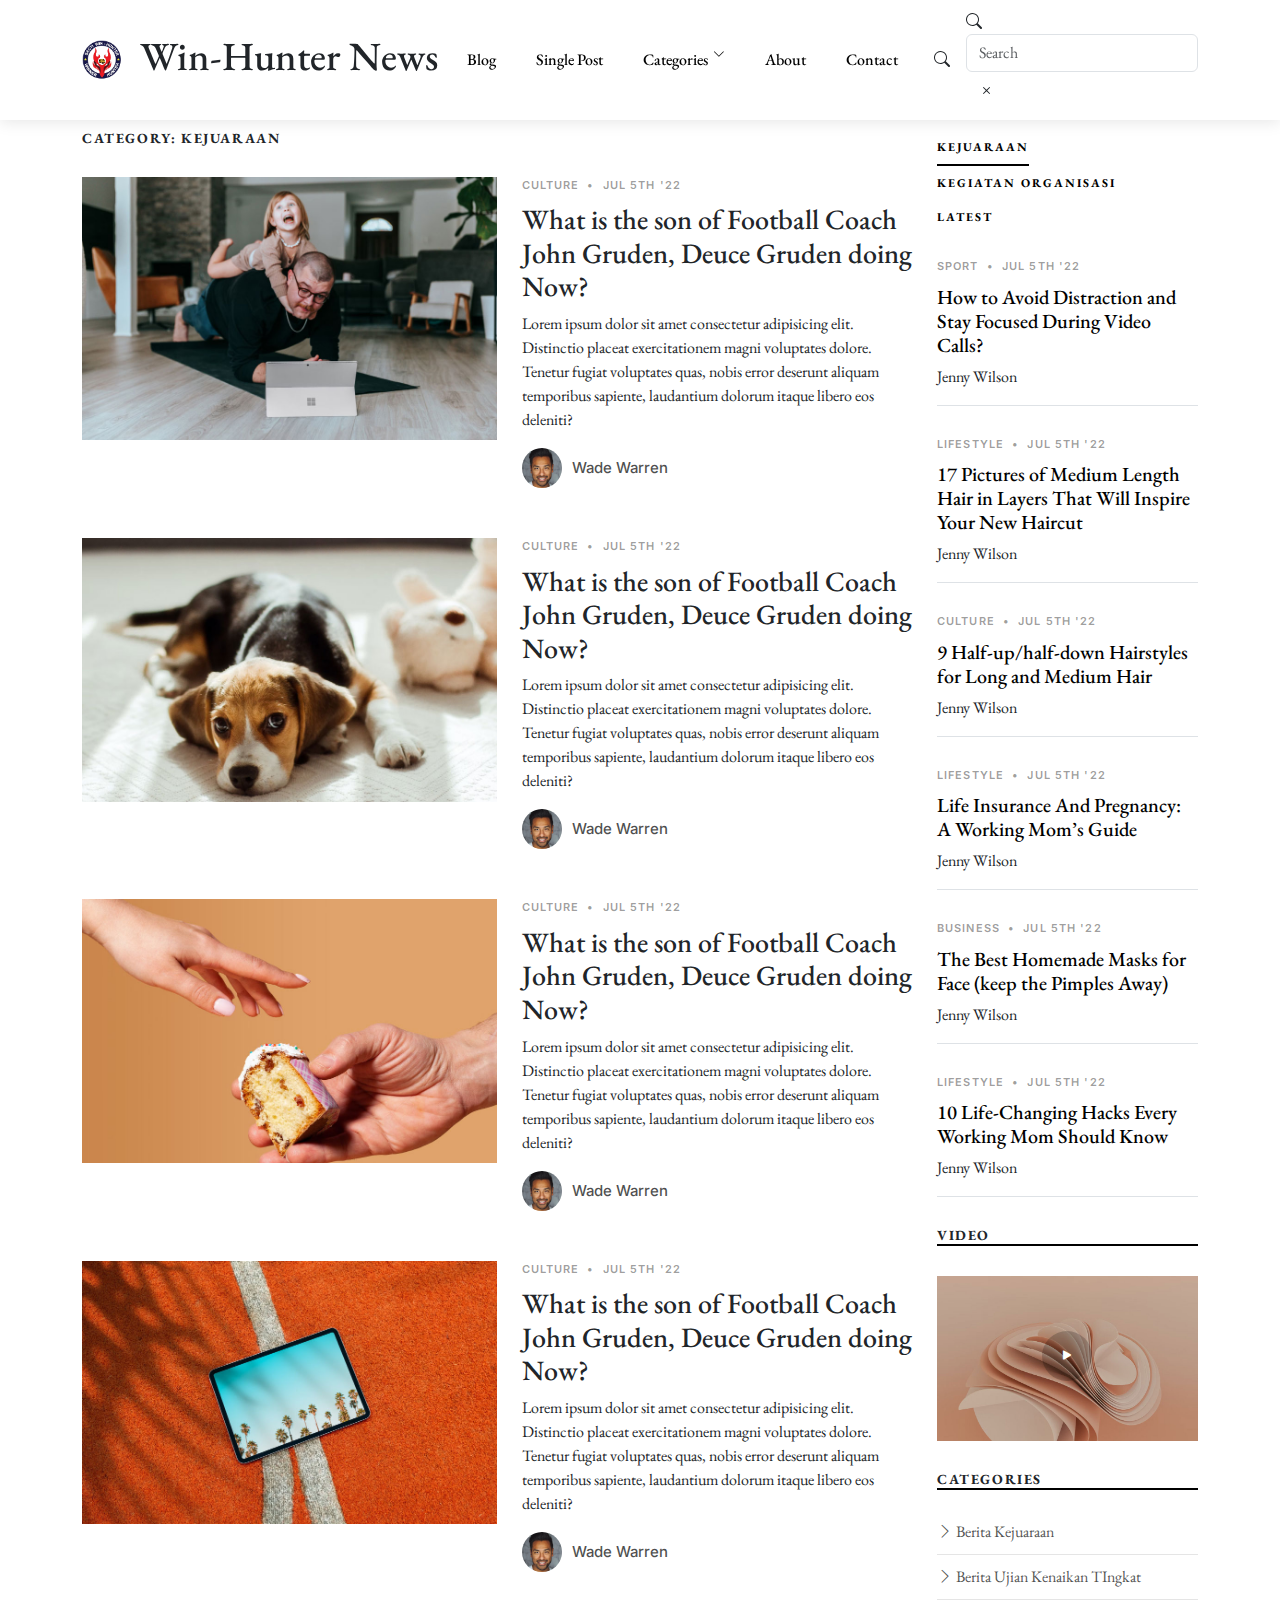
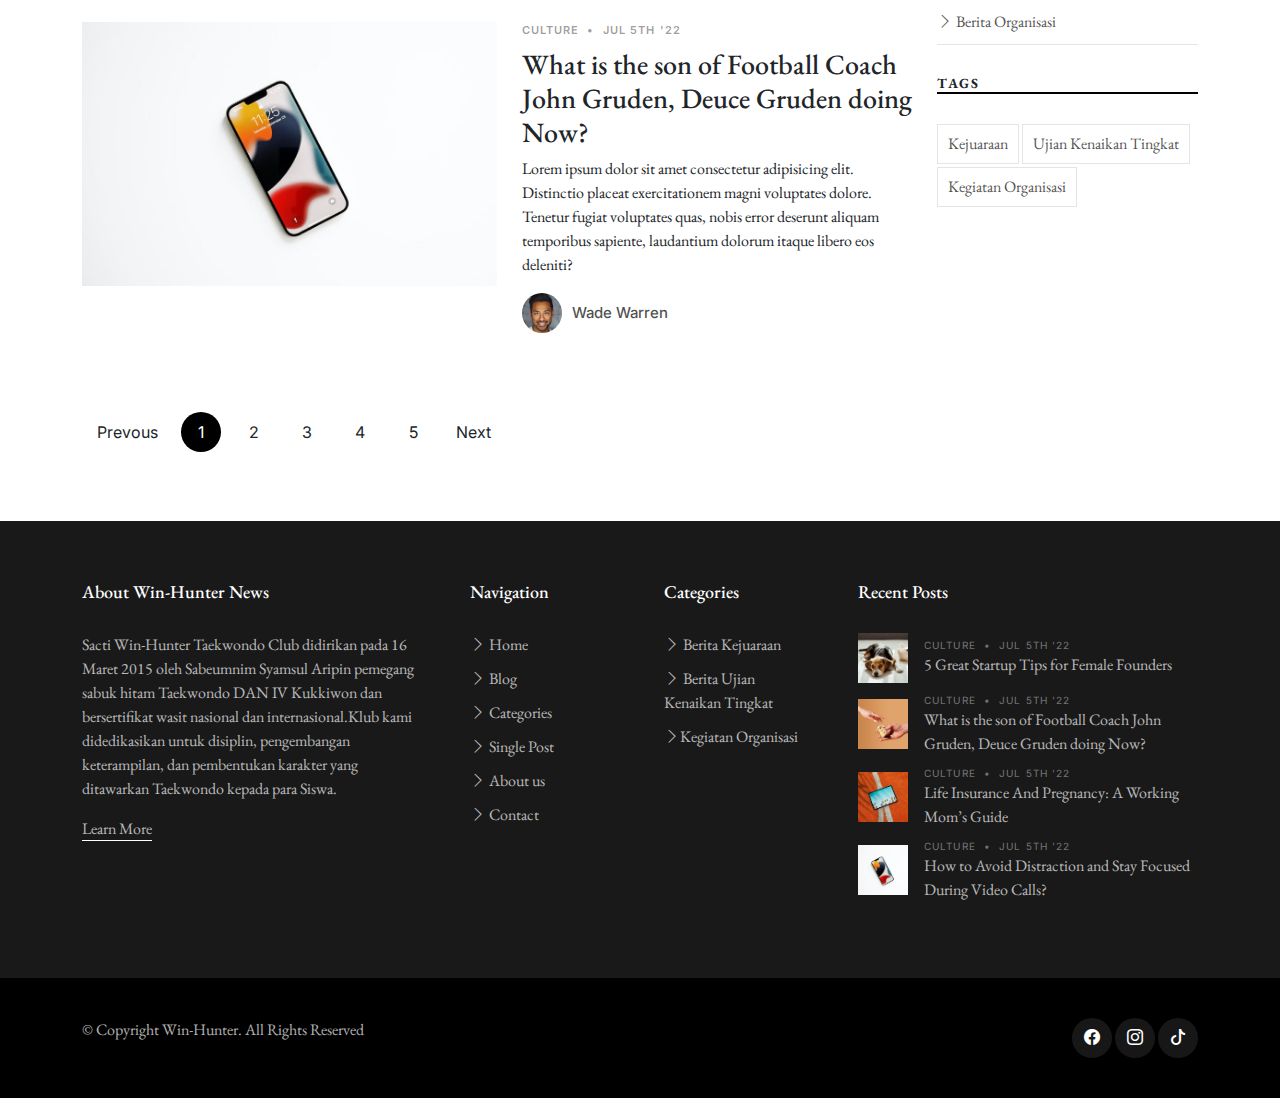
<file: category - kegiatan.html>
<!DOCTYPE html>
<html lang="en">

<head>
  <meta charset="utf-8">
  <meta content="width=device-width, initial-scale=1.0" name="viewport">

  <title>Win-Hunter - Category</title>
  <meta content="" name="description">
  <meta content="" name="keywords">

  <!-- Favicons -->
  <link href="assets/img/circle-logo.png" rel="icon">
  <link href="assets/img/apple-touch-icon.png" rel="apple-touch-icon">

  <!-- Google Fonts -->
  <link rel="preconnect" href="https://fonts.googleapis.com">
  <link rel="preconnect" href="https://fonts.gstatic.com" crossorigin>
  <link href="https://fonts.googleapis.com/css2?family=EB+Garamond:wght@400;500&family=Inter:wght@400;500&family=Playfair+Display:ital,wght@0,400;0,700;1,400;1,700&display=swap" rel="stylesheet">

  <!-- Vendor CSS Files -->
  <link href="assets/vendor/bootstrap/css/bootstrap.min.css" rel="stylesheet">
  <link href="assets/vendor/bootstrap-icons/bootstrap-icons.css" rel="stylesheet">
  <link href="assets/vendor/swiper/swiper-bundle.min.css" rel="stylesheet">
  <link href="assets/vendor/glightbox/css/glightbox.min.css" rel="stylesheet">
  <link href="assets/vendor/aos/aos.css" rel="stylesheet">

  <!-- Template Main CSS Files -->
  <link href="assets/css/variables.css" rel="stylesheet">
  <link href="assets/css/main.css" rel="stylesheet">

  <!-- =======================================================
  * Template Name: ZenBlog
  * Template URL: https://bootstrapmade.com/zenblog-bootstrap-blog-template/
  * Updated: Mar 17 2024 with Bootstrap v5.3.3
  * Author: BootstrapMade.com
  * License: https:///bootstrapmade.com/license/
  ======================================================== -->
</head>

<body>

  <!-- ======= Header ======= -->
  <header id="header" class="header d-flex align-items-center fixed-top">
    <div class="container-fluid container-xl d-flex align-items-center justify-content-between">

      <a href="index.html" class="logo d-flex align-items-center">
        <!-- Uncomment the line below if you also wish to use an image logo -->
        <img src="/assets/img/logo-wh.png" alt="">
      </a>

        <h1>Win-Hunter News</h1>
     
      <nav id="navbar" class="navbar">
        <ul>
          <li><a href="blogIndex.html">Blog</a></li>
          <li><a href="single-post.html">Single Post</a></li>
          <li class="dropdown"><a href="category.html"><span>Categories</span> <i class="bi bi-chevron-down dropdown-indicator"></i></a>
            <ul>
              <li><a href="category.html">Berita Kejuaraan</a></li>
              <li><a href="category.html">Berita Ujian</a></li>
            </ul>
          </li>

          <li><a href="about.html">About</a></li>
          <li><a href="contact.html">Contact</a></li>
        </ul>
      </nav><!-- .navbar -->
        <a href="#" class="mx-2 js-search-open"><span class="bi-search"></span></a>
        <i class="bi bi-list mobile-nav-toggle"></i>

        <!-- ======= Search Form ======= -->
        <div class="search-form-wrap js-search-form-wrap">
          <form action="search-result.html" class="search-form">
            <span class="icon bi-search"></span>
            <input type="text" placeholder="Search" class="form-control">
            <button class="btn js-search-close"><span class="bi-x"></span></button>
          </form>
        </div><!-- End Search Form -->

      </div>

    </div>

  </header><!-- End Header -->

  <main id="main">
    <section>
      <div class="container">
        <div class="row">

          <div class="col-md-9" data-aos="fade-up">
            <h3 class="category-title">Category: Kejuaraan</h3>

            <div class="d-md-flex post-entry-2 half">
              <a href="single-post.html" class="me-4 thumbnail">
                <img src="assets/img/post-landscape-6.jpg" alt="" class="img-fluid">
              </a>
              <div>
                <div class="post-meta"><span class="date">Culture</span> <span class="mx-1">&bullet;</span> <span>Jul 5th '22</span></div>
                <h3><a href="single-post.html">What is the son of Football Coach John Gruden, Deuce Gruden doing Now?</a></h3>
                <p>Lorem ipsum dolor sit amet consectetur adipisicing elit. Distinctio placeat exercitationem magni voluptates dolore. Tenetur fugiat voluptates quas, nobis error deserunt aliquam temporibus sapiente, laudantium dolorum itaque libero eos deleniti?</p>
                <div class="d-flex align-items-center author">
                  <div class="photo"><img src="assets/img/person-2.jpg" alt="" class="img-fluid"></div>
                  <div class="name">
                    <h3 class="m-0 p-0">Wade Warren</h3>
                  </div>
                </div>
              </div>
            </div>

            <div class="d-md-flex post-entry-2 half">
              <a href="single-post.html" class="me-4 thumbnail">
                <img src="assets/img/post-landscape-1.jpg" alt="" class="img-fluid">
              </a>
              <div>
                <div class="post-meta"><span class="date">Culture</span> <span class="mx-1">&bullet;</span> <span>Jul 5th '22</span></div>
                <h3><a href="single-post.html">What is the son of Football Coach John Gruden, Deuce Gruden doing Now?</a></h3>
                <p>Lorem ipsum dolor sit amet consectetur adipisicing elit. Distinctio placeat exercitationem magni voluptates dolore. Tenetur fugiat voluptates quas, nobis error deserunt aliquam temporibus sapiente, laudantium dolorum itaque libero eos deleniti?</p>
                <div class="d-flex align-items-center author">
                  <div class="photo"><img src="assets/img/person-2.jpg" alt="" class="img-fluid"></div>
                  <div class="name">
                    <h3 class="m-0 p-0">Wade Warren</h3>
                  </div>
                </div>
              </div>
            </div>

            <div class="d-md-flex post-entry-2 half">
              <a href="single-post.html" class="me-4 thumbnail">
                <img src="assets/img/post-landscape-2.jpg" alt="" class="img-fluid">
              </a>
              <div>
                <div class="post-meta"><span class="date">Culture</span> <span class="mx-1">&bullet;</span> <span>Jul 5th '22</span></div>
                <h3><a href="single-post.html">What is the son of Football Coach John Gruden, Deuce Gruden doing Now?</a></h3>
                <p>Lorem ipsum dolor sit amet consectetur adipisicing elit. Distinctio placeat exercitationem magni voluptates dolore. Tenetur fugiat voluptates quas, nobis error deserunt aliquam temporibus sapiente, laudantium dolorum itaque libero eos deleniti?</p>
                <div class="d-flex align-items-center author">
                  <div class="photo"><img src="assets/img/person-2.jpg" alt="" class="img-fluid"></div>
                  <div class="name">
                    <h3 class="m-0 p-0">Wade Warren</h3>
                  </div>
                </div>
              </div>
            </div>

            <div class="d-md-flex post-entry-2 half">
              <a href="single-post.html" class="me-4 thumbnail">
                <img src="assets/img/post-landscape-3.jpg" alt="" class="img-fluid">
              </a>
              <div>
                <div class="post-meta"><span class="date">Culture</span> <span class="mx-1">&bullet;</span> <span>Jul 5th '22</span></div>
                <h3><a href="single-post.html">What is the son of Football Coach John Gruden, Deuce Gruden doing Now?</a></h3>
                <p>Lorem ipsum dolor sit amet consectetur adipisicing elit. Distinctio placeat exercitationem magni voluptates dolore. Tenetur fugiat voluptates quas, nobis error deserunt aliquam temporibus sapiente, laudantium dolorum itaque libero eos deleniti?</p>
                <div class="d-flex align-items-center author">
                  <div class="photo"><img src="assets/img/person-2.jpg" alt="" class="img-fluid"></div>
                  <div class="name">
                    <h3 class="m-0 p-0">Wade Warren</h3>
                  </div>
                </div>
              </div>
            </div>

            <div class="d-md-flex post-entry-2 half">
              <a href="single-post.html" class="me-4 thumbnail">
                <img src="assets/img/post-landscape-4.jpg" alt="" class="img-fluid">
              </a>
              <div>
                <div class="post-meta"><span class="date">Culture</span> <span class="mx-1">&bullet;</span> <span>Jul 5th '22</span></div>
                <h3><a href="single-post.html">What is the son of Football Coach John Gruden, Deuce Gruden doing Now?</a></h3>
                <p>Lorem ipsum dolor sit amet consectetur adipisicing elit. Distinctio placeat exercitationem magni voluptates dolore. Tenetur fugiat voluptates quas, nobis error deserunt aliquam temporibus sapiente, laudantium dolorum itaque libero eos deleniti?</p>
                <div class="d-flex align-items-center author">
                  <div class="photo"><img src="assets/img/person-2.jpg" alt="" class="img-fluid"></div>
                  <div class="name">
                    <h3 class="m-0 p-0">Wade Warren</h3>
                  </div>
                </div>
              </div>
            </div>

            <div class="text-start py-4">
              <div class="custom-pagination">
                <a href="#" class="prev">Prevous</a>
                <a href="#" class="active">1</a>
                <a href="#">2</a>
                <a href="#">3</a>
                <a href="#">4</a>
                <a href="#">5</a>
                <a href="#" class="next">Next</a>
              </div>
            </div>
          </div>

          <div class="col-md-3">
            <!-- ======= Sidebar ======= -->
            <div class="aside-block">

              <ul class="nav nav-pills custom-tab-nav mb-4" id="pills-tab" role="tablist">
                <li class="nav-item" role="presentation">
                  <button class="nav-link active" id="pills-popular-tab" data-bs-toggle="pill" data-bs-target="#pills-popular" type="button" role="tab" aria-controls="pills-popular" aria-selected="true">Kejuaraan</button>
                </li>
                <li class="nav-item" role="presentation">
                  <button class="nav-link" id="pills-trending-tab" data-bs-toggle="pill" data-bs-target="#pills-trending" type="button" role="tab" aria-controls="pills-trending" aria-selected="false">Kegiatan Organisasi</button>
                </li>
                <li class="nav-item" role="presentation">
                  <button class="nav-link" id="pills-latest-tab" data-bs-toggle="pill" data-bs-target="#pills-latest" type="button" role="tab" aria-controls="pills-latest" aria-selected="false">Latest</button>
                </li>
              </ul>

              <div class="tab-content" id="pills-tabContent">

                <!-- Popular -->
                <div class="tab-pane fade show active" id="pills-popular" role="tabpanel" aria-labelledby="pills-popular-tab">
                  <div class="post-entry-1 border-bottom">
                    <div class="post-meta"><span class="date">Sport</span> <span class="mx-1">&bullet;</span> <span>Jul 5th '22</span></div>
                    <h2 class="mb-2"><a href="#">How to Avoid Distraction and Stay Focused During Video Calls?</a></h2>
                    <span class="author mb-3 d-block">Jenny Wilson</span>
                  </div>

                  <div class="post-entry-1 border-bottom">
                    <div class="post-meta"><span class="date">Lifestyle</span> <span class="mx-1">&bullet;</span> <span>Jul 5th '22</span></div>
                    <h2 class="mb-2"><a href="#">17 Pictures of Medium Length Hair in Layers That Will Inspire Your New Haircut</a></h2>
                    <span class="author mb-3 d-block">Jenny Wilson</span>
                  </div>

                  <div class="post-entry-1 border-bottom">
                    <div class="post-meta"><span class="date">Culture</span> <span class="mx-1">&bullet;</span> <span>Jul 5th '22</span></div>
                    <h2 class="mb-2"><a href="#">9 Half-up/half-down Hairstyles for Long and Medium Hair</a></h2>
                    <span class="author mb-3 d-block">Jenny Wilson</span>
                  </div>

                  <div class="post-entry-1 border-bottom">
                    <div class="post-meta"><span class="date">Lifestyle</span> <span class="mx-1">&bullet;</span> <span>Jul 5th '22</span></div>
                    <h2 class="mb-2"><a href="#">Life Insurance And Pregnancy: A Working Mom’s Guide</a></h2>
                    <span class="author mb-3 d-block">Jenny Wilson</span>
                  </div>

                  <div class="post-entry-1 border-bottom">
                    <div class="post-meta"><span class="date">Business</span> <span class="mx-1">&bullet;</span> <span>Jul 5th '22</span></div>
                    <h2 class="mb-2"><a href="#">The Best Homemade Masks for Face (keep the Pimples Away)</a></h2>
                    <span class="author mb-3 d-block">Jenny Wilson</span>
                  </div>

                  <div class="post-entry-1 border-bottom">
                    <div class="post-meta"><span class="date">Lifestyle</span> <span class="mx-1">&bullet;</span> <span>Jul 5th '22</span></div>
                    <h2 class="mb-2"><a href="#">10 Life-Changing Hacks Every Working Mom Should Know</a></h2>
                    <span class="author mb-3 d-block">Jenny Wilson</span>
                  </div>
                </div> <!-- End Popular -->

                <!-- Trending -->
                <div class="tab-pane fade" id="pills-trending" role="tabpanel" aria-labelledby="pills-trending-tab">
                  <div class="post-entry-1 border-bottom">
                    <div class="post-meta"><span class="date">Lifestyle</span> <span class="mx-1">&bullet;</span> <span>Jul 5th '22</span></div>
                    <h2 class="mb-2"><a href="#">17 Pictures of Medium Length Hair in Layers That Will Inspire Your New Haircut</a></h2>
                    <span class="author mb-3 d-block">Jenny Wilson</span>
                  </div>

                  <div class="post-entry-1 border-bottom">
                    <div class="post-meta"><span class="date">Culture</span> <span class="mx-1">&bullet;</span> <span>Jul 5th '22</span></div>
                    <h2 class="mb-2"><a href="#">9 Half-up/half-down Hairstyles for Long and Medium Hair</a></h2>
                    <span class="author mb-3 d-block">Jenny Wilson</span>
                  </div>

                  <div class="post-entry-1 border-bottom">
                    <div class="post-meta"><span class="date">Lifestyle</span> <span class="mx-1">&bullet;</span> <span>Jul 5th '22</span></div>
                    <h2 class="mb-2"><a href="#">Life Insurance And Pregnancy: A Working Mom’s Guide</a></h2>
                    <span class="author mb-3 d-block">Jenny Wilson</span>
                  </div>

                  <div class="post-entry-1 border-bottom">
                    <div class="post-meta"><span class="date">Sport</span> <span class="mx-1">&bullet;</span> <span>Jul 5th '22</span></div>
                    <h2 class="mb-2"><a href="#">How to Avoid Distraction and Stay Focused During Video Calls?</a></h2>
                    <span class="author mb-3 d-block">Jenny Wilson</span>
                  </div>
                  <div class="post-entry-1 border-bottom">
                    <div class="post-meta"><span class="date">Business</span> <span class="mx-1">&bullet;</span> <span>Jul 5th '22</span></div>
                    <h2 class="mb-2"><a href="#">The Best Homemade Masks for Face (keep the Pimples Away)</a></h2>
                    <span class="author mb-3 d-block">Jenny Wilson</span>
                  </div>

                  <div class="post-entry-1 border-bottom">
                    <div class="post-meta"><span class="date">Lifestyle</span> <span class="mx-1">&bullet;</span> <span>Jul 5th '22</span></div>
                    <h2 class="mb-2"><a href="#">10 Life-Changing Hacks Every Working Mom Should Know</a></h2>
                    <span class="author mb-3 d-block">Jenny Wilson</span>
                  </div>
                </div> <!-- End Trending -->

                <!-- Latest -->
                <div class="tab-pane fade" id="pills-latest" role="tabpanel" aria-labelledby="pills-latest-tab">
                  <div class="post-entry-1 border-bottom">
                    <div class="post-meta"><span class="date">Lifestyle</span> <span class="mx-1">&bullet;</span> <span>Jul 5th '22</span></div>
                    <h2 class="mb-2"><a href="#">Life Insurance And Pregnancy: A Working Mom’s Guide</a></h2>
                    <span class="author mb-3 d-block">Jenny Wilson</span>
                  </div>

                  <div class="post-entry-1 border-bottom">
                    <div class="post-meta"><span class="date">Business</span> <span class="mx-1">&bullet;</span> <span>Jul 5th '22</span></div>
                    <h2 class="mb-2"><a href="#">The Best Homemade Masks for Face (keep the Pimples Away)</a></h2>
                    <span class="author mb-3 d-block">Jenny Wilson</span>
                  </div>

                  <div class="post-entry-1 border-bottom">
                    <div class="post-meta"><span class="date">Lifestyle</span> <span class="mx-1">&bullet;</span> <span>Jul 5th '22</span></div>
                    <h2 class="mb-2"><a href="#">10 Life-Changing Hacks Every Working Mom Should Know</a></h2>
                    <span class="author mb-3 d-block">Jenny Wilson</span>
                  </div>

                  <div class="post-entry-1 border-bottom">
                    <div class="post-meta"><span class="date">Sport</span> <span class="mx-1">&bullet;</span> <span>Jul 5th '22</span></div>
                    <h2 class="mb-2"><a href="#">How to Avoid Distraction and Stay Focused During Video Calls?</a></h2>
                    <span class="author mb-3 d-block">Jenny Wilson</span>
                  </div>

                  <div class="post-entry-1 border-bottom">
                    <div class="post-meta"><span class="date">Lifestyle</span> <span class="mx-1">&bullet;</span> <span>Jul 5th '22</span></div>
                    <h2 class="mb-2"><a href="#">17 Pictures of Medium Length Hair in Layers That Will Inspire Your New Haircut</a></h2>
                    <span class="author mb-3 d-block">Jenny Wilson</span>
                  </div>

                  <div class="post-entry-1 border-bottom">
                    <div class="post-meta"><span class="date">Culture</span> <span class="mx-1">&bullet;</span> <span>Jul 5th '22</span></div>
                    <h2 class="mb-2"><a href="#">9 Half-up/half-down Hairstyles for Long and Medium Hair</a></h2>
                    <span class="author mb-3 d-block">Jenny Wilson</span>
                  </div>

                </div> <!-- End Latest -->

              </div>
            </div>

            <div class="aside-block">
              <h3 class="aside-title">Video</h3>
              <div class="video-post">
                <a href="https://www.youtube.com/watch?v=AiFfDjmd0jU" class="glightbox link-video">
                  <span class="bi-play-fill"></span>
                  <img src="assets/img/post-landscape-5.jpg" alt="" class="img-fluid">
                </a>
              </div>
            </div><!-- End Video -->

            <div class="aside-block">
              <h3 class="aside-title">Categories</h3>
              <ul class="aside-links list-unstyled">
                <li><a href="category.html"><i class="bi bi-chevron-right"></i> Berita Kejuaraan</a></li>
                <li><a href="category.html"><i class="bi bi-chevron-right"></i> Berita Ujian Kenaikan TIngkat</a></li>
                <li><a href="category.html"><i class="bi bi-chevron-right"></i> Berita Organisasi</a></li>
               
              </ul>
            </div><!-- End Categories -->

            <div class="aside-block">
              <h3 class="aside-title">Tags</h3>
              <ul class="aside-tags list-unstyled">
                <li><a href="category.html">Kejuaraan</a></li>
                <li><a href="category.html">Ujian Kenaikan Tingkat</a></li>
                <li><a href="category.html">Kegiatan Organisasi</a></li>
              </ul>
            </div><!-- End Tags -->

          </div>

        </div>
      </div>
    </section>
  </main><!-- End #main -->

  <!-- ======= Footer ======= -->
  <footer id="footer" class="footer">

    <div class="footer-content">
      <div class="container">

        <div class="row g-5">
          <div class="col-lg-4">
            <h3 class="footer-heading">About Win-Hunter News</h3>
            <p>
              Sacti Win-Hunter Taekwondo Club didirikan pada 16 Maret 2015 oleh Sabeumnim Syamsul Aripin pemegang sabuk hitam Taekwondo DAN IV Kukkiwon dan bersertifikat wasit nasional dan internasional.Klub kami didedikasikan untuk disiplin, pengembangan keterampilan, dan pembentukan karakter yang ditawarkan Taekwondo kepada para Siswa.
            </p>
            <p><a href="about.html" class="footer-link-more">Learn More</a></p>
          </div>
          <div class="col-6 col-lg-2">
            <h3 class="footer-heading">Navigation</h3>
            <ul class="footer-links list-unstyled">
              <li><a href="index.html"><i class="bi bi-chevron-right"></i> Home</a></li>
              <li><a href="index.html"><i class="bi bi-chevron-right"></i> Blog</a></li>
              <li><a href="category.html"><i class="bi bi-chevron-right"></i> Categories</a></li>
              <li><a href="single-post.html"><i class="bi bi-chevron-right"></i> Single Post</a></li>
              <li><a href="about.html"><i class="bi bi-chevron-right"></i> About us</a></li>
              <li><a href="contact.html"><i class="bi bi-chevron-right"></i> Contact</a></li>
            </ul>
          </div>
          <div class="col-6 col-lg-2">
            <h3 class="footer-heading">Categories</h3>
            <ul class="footer-links list-unstyled">
              <li><a href="category.html"><i class="bi bi-chevron-right"></i> Berita Kejuaraan</a></li>
              <li><a href="category.html"><i class="bi bi-chevron-right"></i> Berita Ujian Kenaikan Tingkat</a></li>
              <li><a href="category.html"><i class="bi bi-chevron-right"></i>Kegiatan Organisasi</a></li>
            </ul>
          </div>

          <div class="col-lg-4">
            <h3 class="footer-heading">Recent Posts</h3>

            <ul class="footer-links footer-blog-entry list-unstyled">
              <li>
                <a href="single-post.html" class="d-flex align-items-center">
                  <img src="assets/img/post-sq-1.jpg" alt="" class="img-fluid me-3">
                  <div>
                    <div class="post-meta d-block"><span class="date">Culture</span> <span class="mx-1">&bullet;</span> <span>Jul 5th '22</span></div>
                    <span>5 Great Startup Tips for Female Founders</span>
                  </div>
                </a>
              </li>

              <li>
                <a href="single-post.html" class="d-flex align-items-center">
                  <img src="assets/img/post-sq-2.jpg" alt="" class="img-fluid me-3">
                  <div>
                    <div class="post-meta d-block"><span class="date">Culture</span> <span class="mx-1">&bullet;</span> <span>Jul 5th '22</span></div>
                    <span>What is the son of Football Coach John Gruden, Deuce Gruden doing Now?</span>
                  </div>
                </a>
              </li>

              <li>
                <a href="single-post.html" class="d-flex align-items-center">
                  <img src="assets/img/post-sq-3.jpg" alt="" class="img-fluid me-3">
                  <div>
                    <div class="post-meta d-block"><span class="date">Culture</span> <span class="mx-1">&bullet;</span> <span>Jul 5th '22</span></div>
                    <span>Life Insurance And Pregnancy: A Working Mom’s Guide</span>
                  </div>
                </a>
              </li>

              <li>
                <a href="single-post.html" class="d-flex align-items-center">
                  <img src="assets/img/post-sq-4.jpg" alt="" class="img-fluid me-3">
                  <div>
                    <div class="post-meta d-block"><span class="date">Culture</span> <span class="mx-1">&bullet;</span> <span>Jul 5th '22</span></div>
                    <span>How to Avoid Distraction and Stay Focused During Video Calls?</span>
                  </div>
                </a>
              </li>

            </ul>

          </div>
        </div>
      </div>
    </div>

    <div class="footer-legal">
      <div class="container">

        <div class="row justify-content-between">
          <div class="col-md-6 text-center text-md-start mb-3 mb-md-0">
            <div class="copyright">
              © Copyright <strong><span>Win-Hunter</span></strong>. All Rights Reserved
            </div>

            <div class="credits">
              <!-- All the links in the footer should remain intact. -->
              <!-- You can delete the links only if you purchased the pro version. -->
              <!-- Licensing information: https://bootstrapmade.com/license/ -->
              <!-- Purchase the pro version with working PHP/AJAX contact form: https://bootstrapmade.com/herobiz-bootstrap-business-template/ -->
           
            </div>

          </div>

          <div class="col-md-6">
            <div class="social-links mb-3 mb-lg-0 text-center text-md-end">
            
              <a href="#" class="facebook"><i class="bi bi-facebook"></i></a>
              <a href="#" class="instagram"><i class="bi bi-instagram"></i></a>
              <a href="#" class="linkedin"><i class='bi bi-tiktok'></i></a>
              
            </div>

          </div>

        </div>

      </div>
    </div>


  </footer>

  <a href="#" class="scroll-top d-flex align-items-center justify-content-center"><i class="bi bi-arrow-up-short"></i></a>

  <!-- Vendor JS Files -->
  <script src="assets/vendor/bootstrap/js/bootstrap.bundle.min.js"></script>
  <script src="assets/vendor/swiper/swiper-bundle.min.js"></script>
  <script src="assets/vendor/glightbox/js/glightbox.min.js"></script>
  <script src="assets/vendor/aos/aos.js"></script>
  <script src="assets/vendor/php-email-form/validate.js"></script>

  <!-- Template Main JS File -->
  <script src="assets/js/main.js"></script>

</body>

</html>
</file>
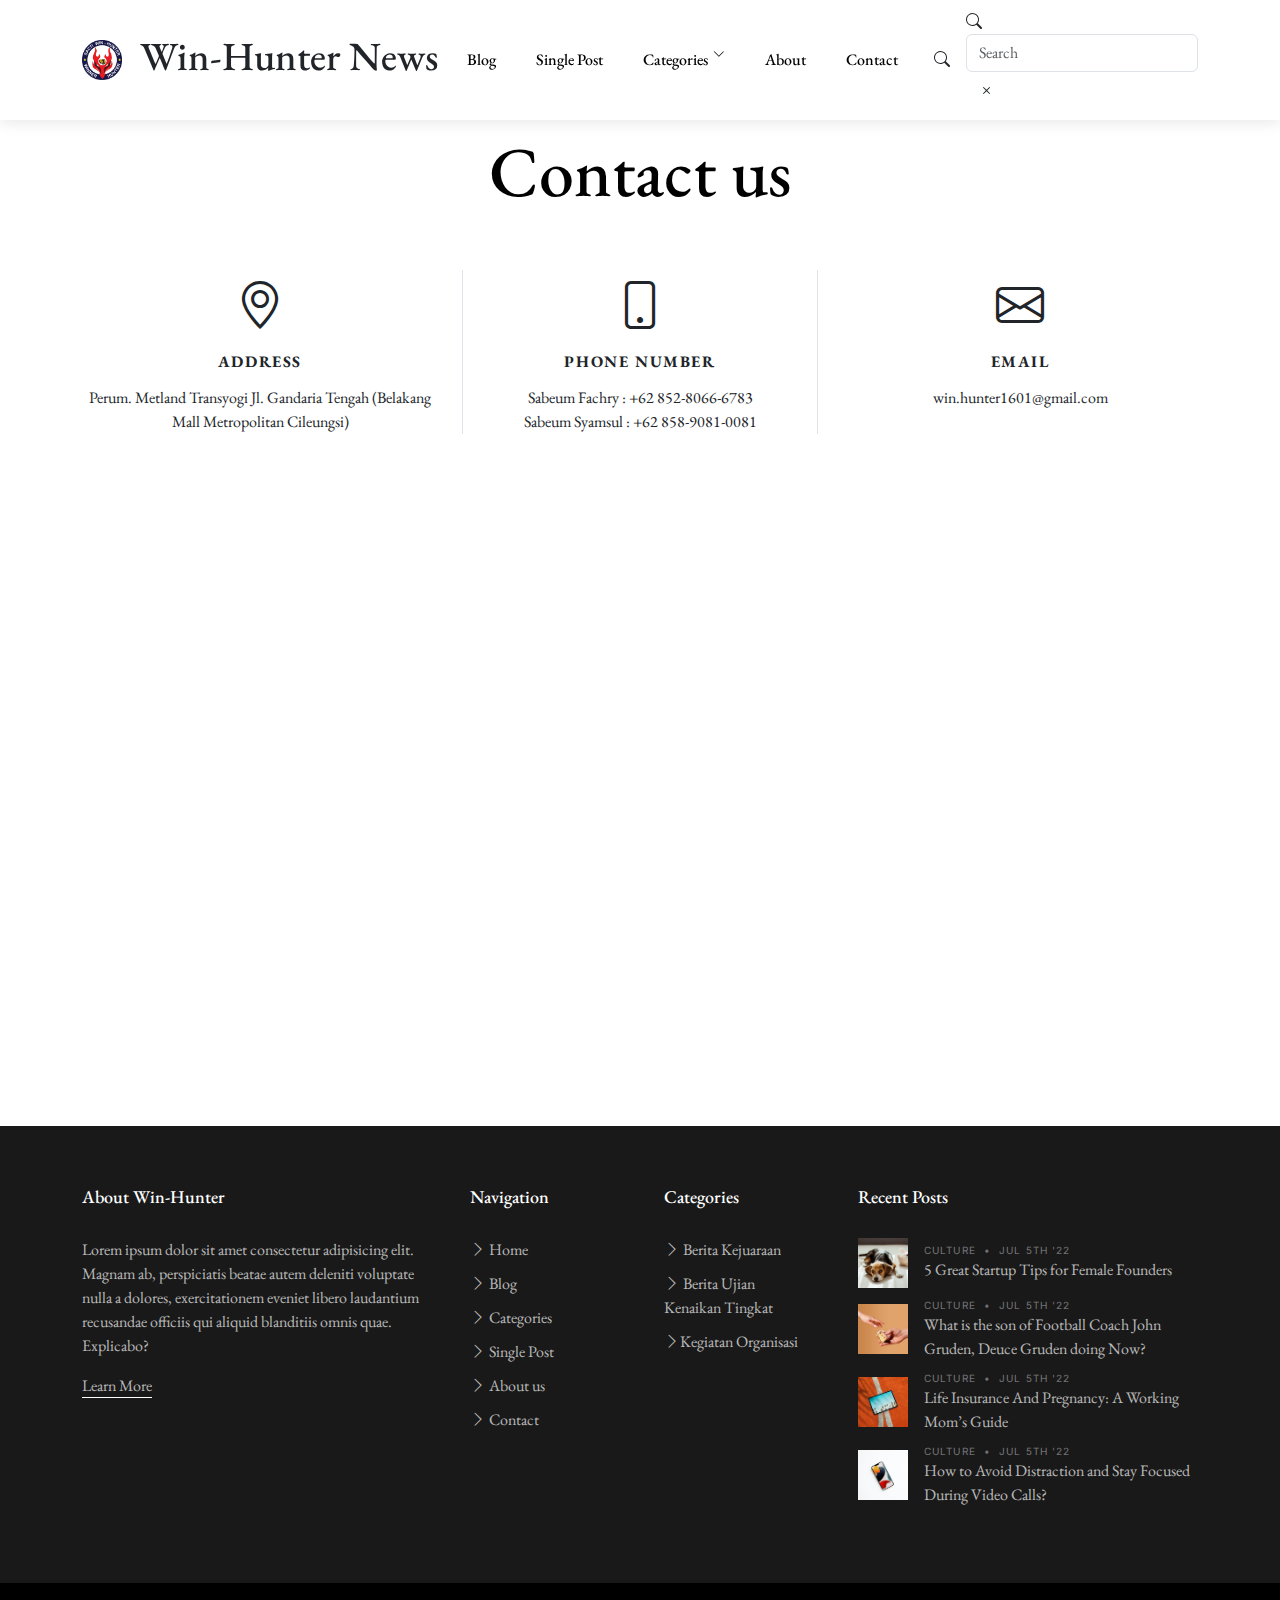
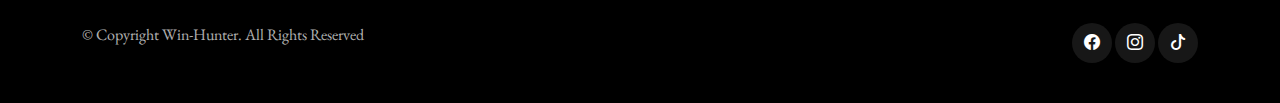
<file: contact.html>
<!DOCTYPE html>
<html lang="en">

<head>
  <meta charset="utf-8">
  <meta content="width=device-width, initial-scale=1.0" name="viewport">

  <title>Win-Hunter - Contact</title>
  <meta content="" name="description">
  <meta content="" name="keywords">

  <!-- Favicons -->
  <link href="assets/img/circle-logo.png" rel="icon">
  <link href="assets/img/circle-logo.png" rel="apple-touch-icon">

  <!-- Google Fonts -->
  <link rel="preconnect" href="https://fonts.googleapis.com">
  <link rel="preconnect" href="https://fonts.gstatic.com" crossorigin>
  <link href="https://fonts.googleapis.com/css2?family=EB+Garamond:wght@400;500&family=Inter:wght@400;500&family=Playfair+Display:ital,wght@0,400;0,700;1,400;1,700&display=swap" rel="stylesheet">

  <!-- Vendor CSS Files -->
  <link href="assets/vendor/bootstrap/css/bootstrap.min.css" rel="stylesheet">
  <link href="assets/vendor/bootstrap-icons/bootstrap-icons.css" rel="stylesheet">
  <link href="assets/vendor/swiper/swiper-bundle.min.css" rel="stylesheet">
  <link href="assets/vendor/glightbox/css/glightbox.min.css" rel="stylesheet">
  <link href="assets/vendor/aos/aos.css" rel="stylesheet">

  <!-- Template Main CSS Files -->
  <link href="assets/css/variables.css" rel="stylesheet">
  <link href="assets/css/main.css" rel="stylesheet">

  <!-- =======================================================
  * Template Name: ZenBlog
  * Template URL: https://bootstrapmade.com/zenblog-bootstrap-blog-template/
  * Updated: Mar 17 2024 with Bootstrap v5.3.3
  * Author: BootstrapMade.com
  * License: https:///bootstrapmade.com/license/
  ======================================================== -->
</head>

<body>

  <!-- ======= Header ======= -->
  <header id="header" class="header d-flex align-items-center fixed-top">
    <div class="container-fluid container-xl d-flex align-items-center justify-content-between">

      <a href="index.html" class="logo d-flex align-items-center">
        <!-- Uncomment the line below if you also wish to use an image logo -->
        <img src="assets/img/circle-logo.png" alt="">
      </a>
      <h1>Win-Hunter News</h1>

      <nav id="navbar" class="navbar">
        <ul>
          <li><a href="blogIndex.html">Blog</a></li>
          <li><a href="single-post.html">Single Post</a></li>
          <li class="dropdown"><a href="category.html"><span>Categories</span> <i class="bi bi-chevron-down dropdown-indicator"></i></a>
            <ul>
              <li><a href="#">Berita Kejuaraan</a></li>
              <li><a href="#">Berita Ujian</a></li>
            </ul>
          </li>

          <li><a href="about.html">About</a></li>
          <li><a href="contact.html">Contact</a></li>
        </ul>
      </nav><!-- .navbar -->
        <a href="#" class="mx-2 js-search-open"><span class="bi-search"></span></a>
        <i class="bi bi-list mobile-nav-toggle"></i>

        <!-- ======= Search Form ======= -->
        <div class="search-form-wrap js-search-form-wrap">
          <form action="search-result.html" class="search-form">
            <span class="icon bi-search"></span>
            <input type="text" placeholder="Search" class="form-control">
            <button class="btn js-search-close"><span class="bi-x"></span></button>
          </form>
        </div><!-- End Search Form -->

      </div>

    </div>

  </header>
 <!-- End Header -->

  <main id="main">
    <section id="contact" class="contact mb-5">
      <div class="container" data-aos="fade-up">

        <div class="row">
          <div class="col-lg-12 text-center mb-5">
            <h1 class="page-title">Contact us</h1>
          </div>
        </div>

        <div class="row gy-4">

          <div class="col-md-4">
            <div class="info-item">
              <i class="bi bi-geo-alt"></i>
              <h3>Address</h3>
              <address>Perum. Metland Transyogi Jl. Gandaria Tengah (Belakang Mall Metropolitan Cileungsi)</address>
            </div>
          </div><!-- End Info Item -->

          <div class="col-md-4">
            <div class="info-item info-item-borders">
              <i class="bi bi-phone"></i>
              <h3>Phone Number</h3>
              <p>Sabeum Fachry     : +62 852-8066-6783
                <br>Sabeum Syamsul : +62 858-9081-0081 <br>
              <p>
            </div>
          </div><!-- End Info Item -->

          <div class="col-md-4">
            <div class="info-item">
              <i class="bi bi-envelope"></i>
              <h3>Email</h3>
              <p><a href="mailto:info@example.com">win.hunter1601@gmail.com</a></p>
            </div>
          </div><!-- End Info Item -->

        </div>
        <div class="col-lg-12 mt-5 mt-lg-1 d-flex align-items-stretch">
          <iframe src="https://www.google.com/maps/embed?pb=!1m14!1m8!1m3!1d126879.08209279658!2d106.977723!3d-6.397698!3m2!1i1024!2i768!4f13.1!3m3!1m2!1s0x2e6995fdca64783f%3A0xfedb580d6d020f3a!2sWaterland%20Transyogi%2C%20Cileungsi%20Bogor%20Timur!5e0!3m2!1sen!2sid!4v1718718860748!5m2!1sen!2sid" width="1200" height="600" style="border:0;" allowfullscreen="" loading="lazy" referrerpolicy="no-referrer-when-downgrade"></iframe>
        </div>
        
        <!-- End Contact Form -->

      </div>
    </section>

  </main><!-- End #main -->

  <!-- ======= Footer ======= -->
  <footer id="footer" class="footer">

    <div class="footer-content">
      <div class="container">

        <div class="row g-5">
          <div class="col-lg-4">
            <h3 class="footer-heading">About Win-Hunter</h3>
            <p>Lorem ipsum dolor sit amet consectetur adipisicing elit. Magnam ab, perspiciatis beatae autem deleniti voluptate nulla a dolores, exercitationem eveniet libero laudantium recusandae officiis qui aliquid blanditiis omnis quae. Explicabo?</p>
            <p><a href="about.html" class="footer-link-more">Learn More</a></p>
          </div>
          <div class="col-6 col-lg-2">
            <h3 class="footer-heading">Navigation</h3>
            <ul class="footer-links list-unstyled">
              <li><a href="index.html"><i class="bi bi-chevron-right"></i> Home</a></li>
              <li><a href="index.html"><i class="bi bi-chevron-right"></i> Blog</a></li>
              <li><a href="category.html"><i class="bi bi-chevron-right"></i> Categories</a></li>
              <li><a href="single-post.html"><i class="bi bi-chevron-right"></i> Single Post</a></li>
              <li><a href="about.html"><i class="bi bi-chevron-right"></i> About us</a></li>
              <li><a href="contact.html"><i class="bi bi-chevron-right"></i> Contact</a></li>
            </ul>
          </div>
          <div class="col-6 col-lg-2">
            <h3 class="footer-heading">Categories</h3>
            <ul class="footer-links list-unstyled">
              <li><a href="category.html"><i class="bi bi-chevron-right"></i> Berita Kejuaraan</a></li>
              <li><a href="category.html"><i class="bi bi-chevron-right"></i> Berita Ujian Kenaikan Tingkat</a></li>
              <li><a href="category.html"><i class="bi bi-chevron-right"></i>Kegiatan Organisasi</a></li>
             
           

            </ul>
          </div>

          <div class="col-lg-4">
            <h3 class="footer-heading">Recent Posts</h3>

            <ul class="footer-links footer-blog-entry list-unstyled">
              <li>
                <a href="single-post.html" class="d-flex align-items-center">
                  <img src="assets/img/post-sq-1.jpg" alt="" class="img-fluid me-3">
                  <div>
                    <div class="post-meta d-block"><span class="date">Culture</span> <span class="mx-1">&bullet;</span> <span>Jul 5th '22</span></div>
                    <span>5 Great Startup Tips for Female Founders</span>
                  </div>
                </a>
              </li>

              <li>
                <a href="single-post.html" class="d-flex align-items-center">
                  <img src="assets/img/post-sq-2.jpg" alt="" class="img-fluid me-3">
                  <div>
                    <div class="post-meta d-block"><span class="date">Culture</span> <span class="mx-1">&bullet;</span> <span>Jul 5th '22</span></div>
                    <span>What is the son of Football Coach John Gruden, Deuce Gruden doing Now?</span>
                  </div>
                </a>
              </li>

              <li>
                <a href="single-post.html" class="d-flex align-items-center">
                  <img src="assets/img/post-sq-3.jpg" alt="" class="img-fluid me-3">
                  <div>
                    <div class="post-meta d-block"><span class="date">Culture</span> <span class="mx-1">&bullet;</span> <span>Jul 5th '22</span></div>
                    <span>Life Insurance And Pregnancy: A Working Mom’s Guide</span>
                  </div>
                </a>
              </li>

              <li>
                <a href="single-post.html" class="d-flex align-items-center">
                  <img src="assets/img/post-sq-4.jpg" alt="" class="img-fluid me-3">
                  <div>
                    <div class="post-meta d-block"><span class="date">Culture</span> <span class="mx-1">&bullet;</span> <span>Jul 5th '22</span></div>
                    <span>How to Avoid Distraction and Stay Focused During Video Calls?</span>
                  </div>
                </a>
              </li>

            </ul>

          </div>
        </div>
      </div>
    </div>

    <div class="footer-legal">
      <div class="container">

        <div class="row justify-content-between">
          <div class="col-md-6 text-center text-md-start mb-3 mb-md-0">
            <div class="copyright">
              © Copyright <strong><span>Win-Hunter</span></strong>. All Rights Reserved
            </div>

            <div class="credits">
              <!-- All the links in the footer should remain intact. -->
              <!-- You can delete the links only if you purchased the pro version. -->
              <!-- Licensing information: https://bootstrapmade.com/license/ -->
              <!-- Purchase the pro version with working PHP/AJAX contact form: https://bootstrapmade.com/herobiz-bootstrap-business-template/ -->
           
            </div>

          </div>

          <div class="col-md-6">
            <div class="social-links mb-3 mb-lg-0 text-center text-md-end">
            
              <a href="#" class="facebook"><i class="bi bi-facebook"></i></a>
              <a href="#" class="instagram"><i class="bi bi-instagram"></i></a>
              <a href="#" class="linkedin"><i class='bi bi-tiktok'></i></a>
              
            </div>

          </div>

        </div>

      </div>
    </div>

  </footer>

  <a href="#" class="scroll-top d-flex align-items-center justify-content-center"><i class="bi bi-arrow-up-short"></i></a>

  <!-- Vendor JS Files -->
  <script src="assets/vendor/bootstrap/js/bootstrap.bundle.min.js"></script>
  <script src="assets/vendor/swiper/swiper-bundle.min.js"></script>
  <script src="assets/vendor/glightbox/js/glightbox.min.js"></script>
  <script src="assets/vendor/aos/aos.js"></script>
  <script src="assets/vendor/php-email-form/validate.js"></script>

  <!-- Template Main JS File -->
  <script src="assets/js/main.js"></script>

</body>

</html>
</file>
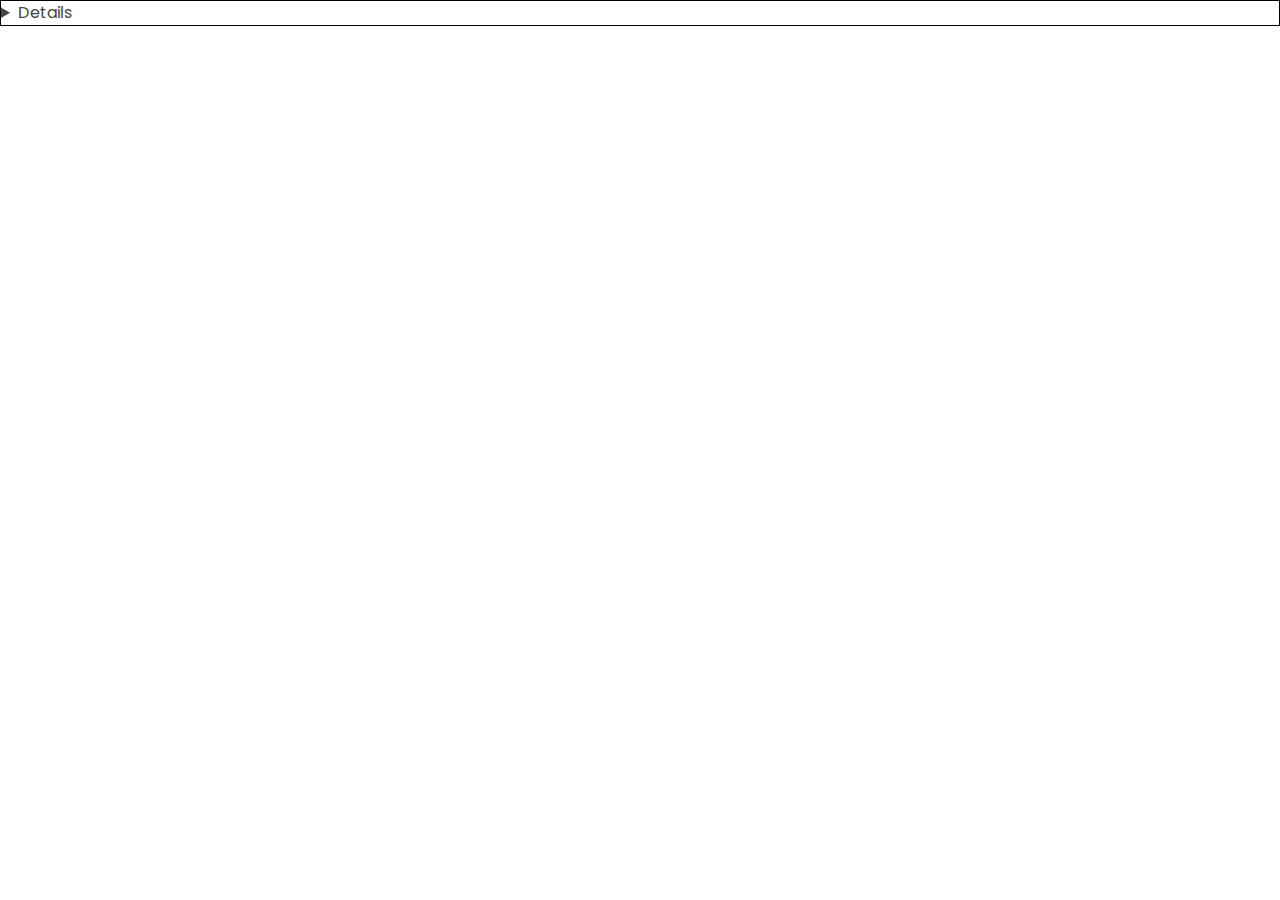
<file: inner-page.html>
<!DOCTYPE html>
<html lang="en">

<head>
  <meta charset="utf-8">
  <meta content="width=device-width, initial-scale=1.0" name="viewport">

  <title>Inner Page - Arsha Bootstrap Template</title>
  <meta content="" name="description">
  <meta content="" name="keywords">

  <!-- Favicons -->
  <link href="assets/img/favicon.png" rel="icon">
  <link href="assets/img/apple-touch-icon.png" rel="apple-touch-icon">

  <!-- Google Fonts -->
  <link href="https://fonts.googleapis.com/css?family=Open+Sans:300,300i,400,400i,600,600i,700,700i|Jost:300,300i,400,400i,500,500i,600,600i,700,700i|Poppins:300,300i,400,400i,500,500i,600,600i,700,700i" rel="stylesheet">

  <!-- Vendor CSS Files -->
  <link href="assets/vendor/aos/aos.css" rel="stylesheet">
  <link href="assets/vendor/bootstrap/css/bootstrap.min.css" rel="stylesheet">
  <link href="assets/vendor/bootstrap-icons/bootstrap-icons.css" rel="stylesheet">
  <link href="assets/vendor/boxicons/css/boxicons.min.css" rel="stylesheet">
  <link href="assets/vendor/glightbox/css/glightbox.min.css" rel="stylesheet">
  <link href="assets/vendor/remixicon/remixicon.css" rel="stylesheet">
  <link href="assets/vendor/swiper/swiper-bundle.min.css" rel="stylesheet">

  <!-- Template Main CSS File -->
  <link href="assets/css/style.css" rel="stylesheet">

  <!-- =======================================================
  * Template Name: Arsha
  * Updated: Sep 18 2023 with Bootstrap v5.3.2
  * Template URL: https://bootstrapmade.com/arsha-free-bootstrap-html-template-corporate/
  * Author: BootstrapMade.com
  * License: https://bootstrapmade.com/license/
  ======================================================== -->
</head>

<body>

  <details>
  <!-- ======= Hedader ======= -->
  <header id="header" class="fixed-top header-inner-pages">
    <div class="container d-flex align-items-center">

      <h1 class="logo me-auto"><a href="index.html">Arsha</a></h1>
      <!-- Uncomment below if you prefer to use an image logo -->
      <!-- <a href="index.html" class="logo me-auto"><img src="assets/img/logo.png" alt="" class="img-fluid"></a>-->

      <nav id="navbar" class="navbar">
        <ul>
          <li><a class="nav-link scrollto " href="#hero">Home</a></li>
          <li><a class="nav-link scrollto" href="#about">About</a></li>
          <li><a class="nav-link scrollto" href="#services">Services</a></li>
          <li><a class="nav-link   scrollto" href="#portfolio">Portfolio</a></li>
          <li><a class="nav-link scrollto" href="#team">Team</a></li>
          <li class="dropdown"><a href="#"><span>Drop Down</span> <i class="bi bi-chevron-down"></i></a>
            <ul>
              <li><a href="#">Drop Down 1</a></li>
              <li class="dropdown"><a href="#"><span>Deep Drop Down</span> <i class="bi bi-chevron-right"></i></a>
                <ul>
                  <li><a href="#">Deep Drop Down 1</a></li>
                  <li><a href="#">Deep Drop Down 2</a></li>
                  <li><a href="#">Deep Drop Down 3</a></li>
                  <li><a href="#">Deep Drop Down 4</a></li>
                  <li><a href="#">Deep Drop Down 5</a></li>
                </ul>
              </li>
              <li><a href="#">Drop Down 2</a></li>
              <li><a href="#">Drop Down 3</a></li>
              <li><a href="#">Drop Down 4</a></li>
            </ul>
          </li>
          <li><a class="nav-link scrollto" href="#contact">Contact</a></li>
          <li><a class="getstarted scrollto" href="#about">Get Started</a></li>
        </ul>
        <i class="bi bi-list mobile-nav-toggle"></i>
      </nav><!-- .navbar -->

    </div>
  </header><!-- End Header -->

  <main id="main">

    <!-- ======= Breadcrumbs ======= -->
    <section id="breadcrumbs" class="breadcrumbs">
      <div class="container">

        <ol>
          <li><a href="index.html">Home</a></li>
          <li>Inner Page</li>
        </ol>
        <h2>Inner Page</h2>

      </div>
    </section><!-- End Breadcrumbs -->

    <section class="inner-page">
      <div class="container">
        <p>
          Example inner page template
        </p>
      </div>
    </section>

  </main><!-- End #main -->

  <!-- ======= Footer ======= -->
  <footer id="footer">

    <div class="footer-newsletter">
      <div class="container">
        <div class="row justify-content-center">
          <div class="col-lg-6">
            <h4>Join Our Newsletter</h4>
            <p>Tamen quem nulla quae legam multos aute sint culpa legam noster magna</p>
            <form action="" method="post">
              <input type="email" name="email"><input type="submit" value="Subscribe">
            </form>
          </div>
        </div>
      </div>
    </div>

    <div class="footer-top">
      <div class="container">
        <div class="row">

          <div class="col-lg-3 col-md-6 footer-contact">
            <h3>Arsha</h3>
            <p>
              A108 Adam Street <br>
              New York, NY 535022<br>
              United States <br><br>
              <strong>Phone:</strong> +1 5589 55488 55<br>
              <strong>Email:</strong> info@example.com<br>
            </p>
          </div>

          <div class="col-lg-3 col-md-6 footer-links">
            <h4>Useful Links</h4>
            <ul>
              <li><i class="bx bx-chevron-right"></i> <a href="#">Home</a></li>
              <li><i class="bx bx-chevron-right"></i> <a href="#">About us</a></li>
              <li><i class="bx bx-chevron-right"></i> <a href="#">Services</a></li>
              <li><i class="bx bx-chevron-right"></i> <a href="#">Terms of service</a></li>
              <li><i class="bx bx-chevron-right"></i> <a href="#">Privacy policy</a></li>
            </ul>
          </div>

          <div class="col-lg-3 col-md-6 footer-links">
            <h4>Our Services</h4>
            <ul>
              <li><i class="bx bx-chevron-right"></i> <a href="#">Web Design</a></li>
              <li><i class="bx bx-chevron-right"></i> <a href="#">Web Development</a></li>
              <li><i class="bx bx-chevron-right"></i> <a href="#">Product Management</a></li>
              <li><i class="bx bx-chevron-right"></i> <a href="#">Marketing</a></li>
              <li><i class="bx bx-chevron-right"></i> <a href="#">Graphic Design</a></li>
            </ul>
          </div>

          <div class="col-lg-3 col-md-6 footer-links">
            <h4>Our Social Networks</h4>
            <p>Cras fermentum odio eu feugiat lide par naso tierra videa magna derita valies</p>
            <div class="social-links mt-3">
              <a href="#" class="twitter"><i class="bx bxl-twitter"></i></a>
              <a href="#" class="facebook"><i class="bx bxl-facebook"></i></a>
              <a href="#" class="instagram"><i class="bx bxl-instagram"></i></a>
              <a href="#" class="google-plus"><i class="bx bxl-skype"></i></a>
              <a href="#" class="linkedin"><i class="bx bxl-linkedin"></i></a>
            </div>
          </div>

        </div>
      </div>
    </div>

    <div class="container footer-bottom clearfix">
      <div class="copyright">
        &copy; Copyright <strong><span>Arsha</span></strong>. All Rights Reserved
      </div>
      <div class="credits">
        <!-- All the links in the footer should remain intact. -->
        <!-- You can delete the links only if you purchased the pro version. -->
        <!-- Licensing information: https://bootstrapmade.com/license/ -->
        <!-- Purchase the pro version with working PHP/AJAX contact form: https://bootstrapmade.com/arsha-free-bootstrap-html-template-corporate/ -->
        Designed by <a href="https://bootstrapmade.com/">BootstrapMade</a>
      </div>
    </div>
  </footer><!-- End Footer -->

  <div id="preloader"></div>
  <a href="#" class="back-to-top d-flex align-items-center justify-content-center"><i class="bi bi-arrow-up-short"></i></a>

  <!-- Vendor JS Files -->
  <script src="assets/vendor/aos/aos.js"></script>
  <script src="assets/vendor/bootstrap/js/bootstrap.bundle.min.js"></script>
  <script src="assets/vendor/glightbox/js/glightbox.min.js"></script>
  <script src="assets/vendor/isotope-layout/isotope.pkgd.min.js"></script>
  <script src="assets/vendor/swiper/swiper-bundle.min.js"></script>
  <script src="assets/vendor/waypoints/noframework.waypoints.js"></script>
  <script src="assets/vendor/php-email-form/validate.js"></script>

  <!-- Template Main JS File -->
  <script src="assets/js/main.js"></script>

</body>

</html>
</file>
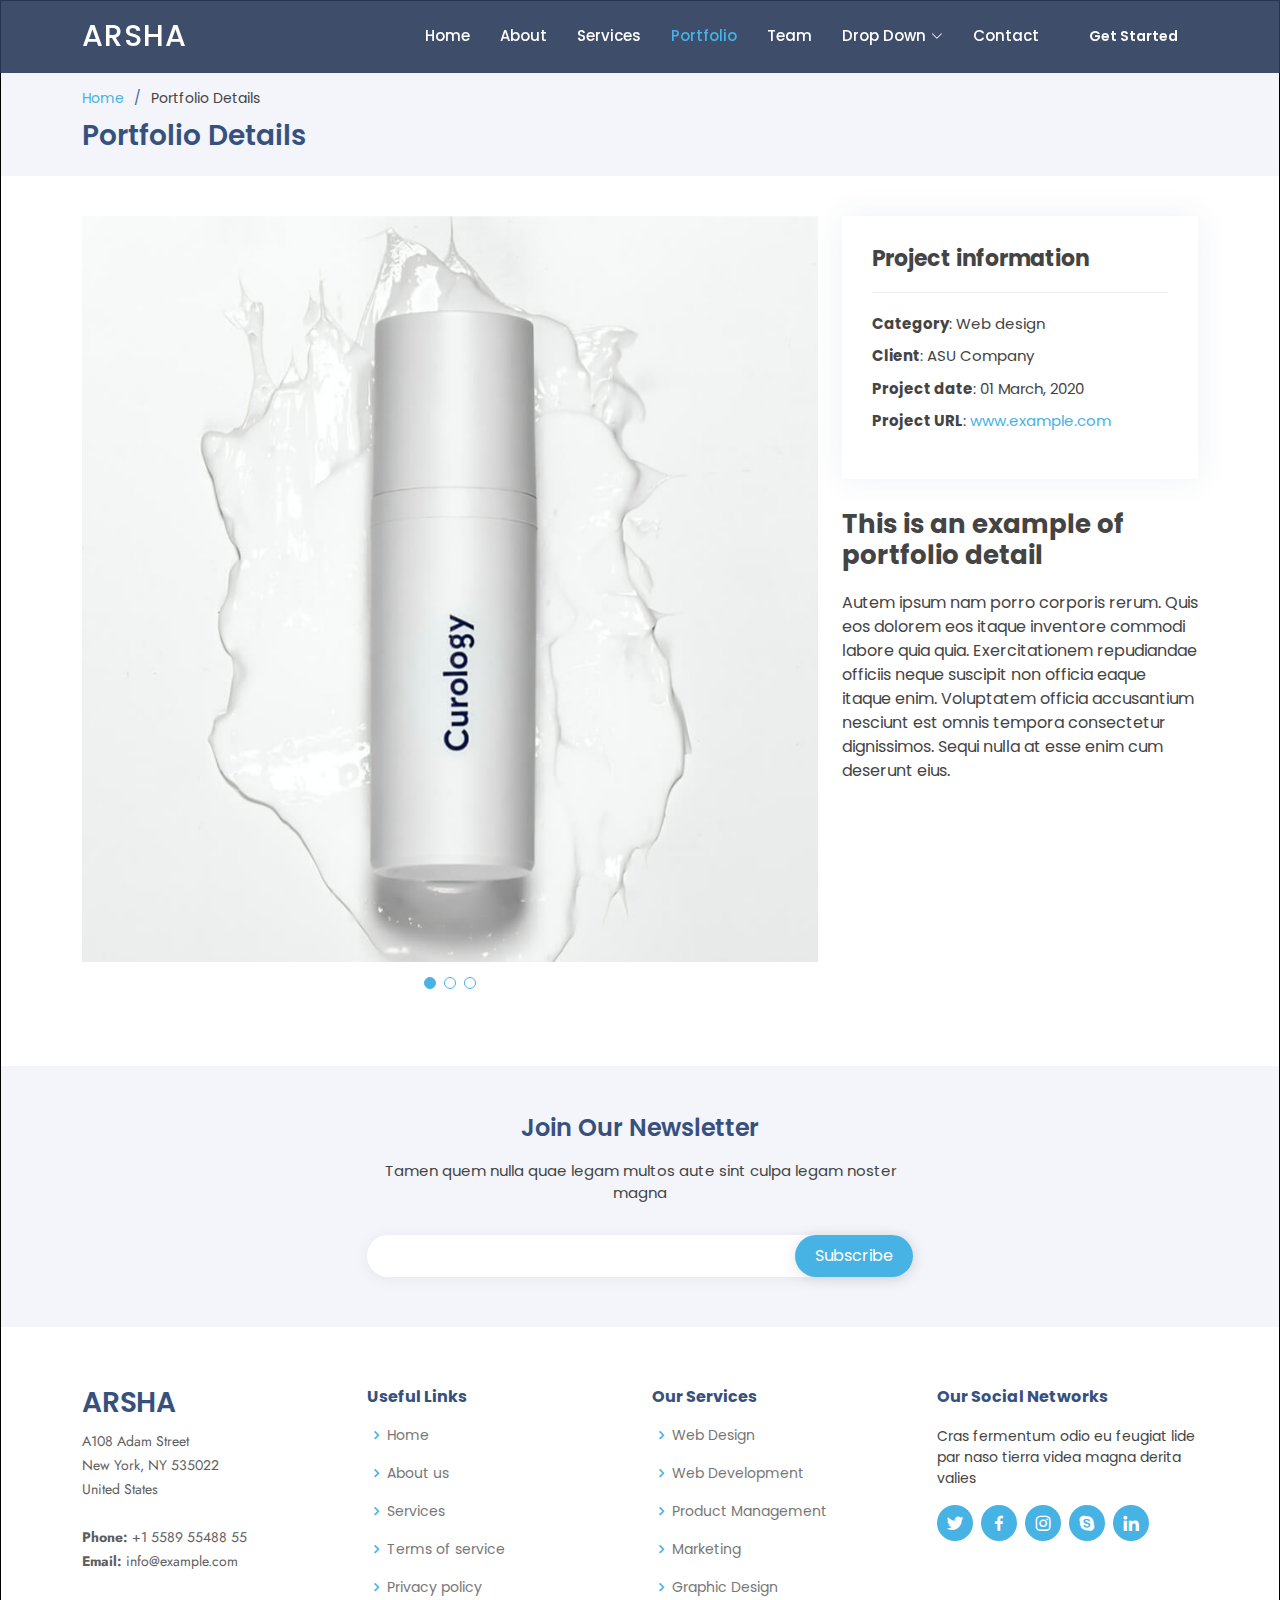
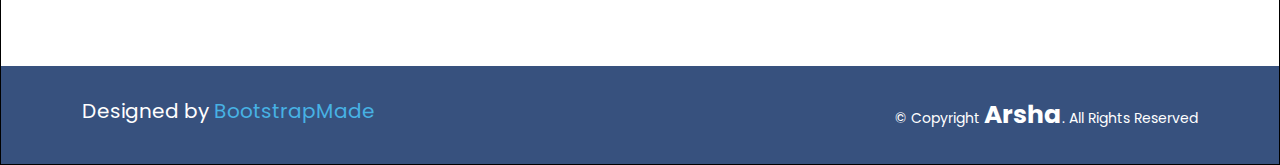
<file: portfolio-details.html>
<!DOCTYPE html>
<html lang="en">

<head>
  <meta charset="utf-8">
  <meta content="width=device-width, initial-scale=1.0" name="viewport">

  <title>Portfolio Details - Arsha Bootstrap Template</title>
  <meta content="" name="description">
  <meta content="" name="keywords">

  <!-- Favicons -->
  <link href="assets/img/favicon.png" rel="icon">
  <link href="assets/img/apple-touch-icon.png" rel="apple-touch-icon">

  <!-- Google Fonts -->
  <link href="https://fonts.googleapis.com/css?family=Open+Sans:300,300i,400,400i,600,600i,700,700i|Jost:300,300i,400,400i,500,500i,600,600i,700,700i|Poppins:300,300i,400,400i,500,500i,600,600i,700,700i" rel="stylesheet">

  <!-- Vendor CSS Files -->
  <link href="assets/vendor/aos/aos.css" rel="stylesheet">
  <link href="assets/vendor/bootstrap/css/bootstrap.min.css" rel="stylesheet">
  <link href="assets/vendor/bootstrap-icons/bootstrap-icons.css" rel="stylesheet">
  <link href="assets/vendor/boxicons/css/boxicons.min.css" rel="stylesheet">
  <link href="assets/vendor/glightbox/css/glightbox.min.css" rel="stylesheet">
  <link href="assets/vendor/remixicon/remixicon.css" rel="stylesheet">
  <link href="assets/vendor/swiper/swiper-bundle.min.css" rel="stylesheet">

  <!-- Template Main CSS File -->
  <link href="assets/css/style.css" rel="stylesheet">

  <!-- =======================================================
  * Template Name: Arsha
  * Updated: Sep 18 2023 with Bootstrap v5.3.2
  * Template URL: https://bootstrapmade.com/arsha-free-bootstrap-html-template-corporate/
  * Author: BootstrapMade.com
  * License: https://bootstrapmade.com/license/
  ======================================================== -->
</head>

<body>

  <!-- ======= Header ======= -->
  <header id="header" class="fixed-top header-inner-pages">
    <div class="container d-flex align-items-center">

      <h1 class="logo me-auto"><a href="index.html">Arsha</a></h1>
      <!-- Uncomment below if you prefer to use an image logo -->
      <!-- <a href="index.html" class="logo me-auto"><img src="assets/img/logo.png" alt="" class="img-fluid"></a>-->

      <nav id="navbar" class="navbar">
        <ul>
          <li><a class="nav-link scrollto " href="#hero">Home</a></li>
          <li><a class="nav-link scrollto" href="#about">About</a></li>
          <li><a class="nav-link scrollto" href="#services">Services</a></li>
          <li><a class="nav-link  active scrollto" href="#portfolio">Portfolio</a></li>
          <li><a class="nav-link scrollto" href="#team">Team</a></li>
          <li class="dropdown"><a href="#"><span>Drop Down</span> <i class="bi bi-chevron-down"></i></a>
            <ul>
              <li><a href="#">Drop Down 1</a></li>
              <li class="dropdown"><a href="#"><span>Deep Drop Down</span> <i class="bi bi-chevron-right"></i></a>
                <ul>
                  <li><a href="#">Deep Drop Down 1</a></li>
                  <li><a href="#">Deep Drop Down 2</a></li>
                  <li><a href="#">Deep Drop Down 3</a></li>
                  <li><a href="#">Deep Drop Down 4</a></li>
                  <li><a href="#">Deep Drop Down 5</a></li>
                </ul>
              </li>
              <li><a href="#">Drop Down 2</a></li>
              <li><a href="#">Drop Down 3</a></li>
              <li><a href="#">Drop Down 4</a></li>
            </ul>
          </li>
          <li><a class="nav-link scrollto" href="#contact">Contact</a></li>
          <li><a class="getstarted scrollto" href="#about">Get Started</a></li>
        </ul>
        <i class="bi bi-list mobile-nav-toggle"></i>
      </nav><!-- .navbar -->

    </div>
  </header><!-- End Header -->

  <main id="main">

    <!-- ======= Breadcrumbs ======= -->
    <section id="breadcrumbs" class="breadcrumbs">
      <div class="container">

        <ol>
          <li><a href="index.html">Home</a></li>
          <li>Portfolio Details</li>
        </ol>
        <h2>Portfolio Details</h2>

      </div>
    </section><!-- End Breadcrumbs -->

    <!-- ======= Portfolio Details Section ======= -->
    <section id="portfolio-details" class="portfolio-details">
      <div class="container">

        <div class="row gy-4">

          <div class="col-lg-8">
            <div class="portfolio-details-slider swiper">
              <div class="swiper-wrapper align-items-center">

                <div class="swiper-slide">
                  <img src="assets/img/portfolio/portfolio-1.jpg" alt="">
                </div>

                <div class="swiper-slide">
                  <img src="assets/img/portfolio/portfolio-2.jpg" alt="">
                </div>

                <div class="swiper-slide">
                  <img src="assets/img/portfolio/portfolio-3.jpg" alt="">
                </div>

              </div>
              <div class="swiper-pagination"></div>
            </div>
          </div>

          <div class="col-lg-4">
            <div class="portfolio-info">
              <h3>Project information</h3>
              <ul>
                <li><strong>Category</strong>: Web design</li>
                <li><strong>Client</strong>: ASU Company</li>
                <li><strong>Project date</strong>: 01 March, 2020</li>
                <li><strong>Project URL</strong>: <a href="#">www.example.com</a></li>
              </ul>
            </div>
            <div class="portfolio-description">
              <h2>This is an example of portfolio detail</h2>
              <p>
                Autem ipsum nam porro corporis rerum. Quis eos dolorem eos itaque inventore commodi labore quia quia. Exercitationem repudiandae officiis neque suscipit non officia eaque itaque enim. Voluptatem officia accusantium nesciunt est omnis tempora consectetur dignissimos. Sequi nulla at esse enim cum deserunt eius.
              </p>
            </div>
          </div>

        </div>

      </div>
    </section><!-- End Portfolio Details Section -->

  </main><!-- End #main -->

  <!-- ======= Footer ======= -->
  <footer id="footer">

    <div class="footer-newsletter">
      <div class="container">
        <div class="row justify-content-center">
          <div class="col-lg-6">
            <h4>Join Our Newsletter</h4>
            <p>Tamen quem nulla quae legam multos aute sint culpa legam noster magna</p>
            <form action="" method="post">
              <input type="email" name="email"><input type="submit" value="Subscribe">
            </form>
          </div>
        </div>
      </div>
    </div>

    <div class="footer-top">
      <div class="container">
        <div class="row">

          <div class="col-lg-3 col-md-6 footer-contact">
            <h3>Arsha</h3>
            <p>
              A108 Adam Street <br>
              New York, NY 535022<br>
              United States <br><br>
              <strong>Phone:</strong> +1 5589 55488 55<br>
              <strong>Email:</strong> info@example.com<br>
            </p>
          </div>

          <div class="col-lg-3 col-md-6 footer-links">
            <h4>Useful Links</h4>
            <ul>
              <li><i class="bx bx-chevron-right"></i> <a href="#">Home</a></li>
              <li><i class="bx bx-chevron-right"></i> <a href="#">About us</a></li>
              <li><i class="bx bx-chevron-right"></i> <a href="#">Services</a></li>
              <li><i class="bx bx-chevron-right"></i> <a href="#">Terms of service</a></li>
              <li><i class="bx bx-chevron-right"></i> <a href="#">Privacy policy</a></li>
            </ul>
          </div>

          <div class="col-lg-3 col-md-6 footer-links">
            <h4>Our Services</h4>
            <ul>
              <li><i class="bx bx-chevron-right"></i> <a href="#">Web Design</a></li>
              <li><i class="bx bx-chevron-right"></i> <a href="#">Web Development</a></li>
              <li><i class="bx bx-chevron-right"></i> <a href="#">Product Management</a></li>
              <li><i class="bx bx-chevron-right"></i> <a href="#">Marketing</a></li>
              <li><i class="bx bx-chevron-right"></i> <a href="#">Graphic Design</a></li>
            </ul>
          </div>

          <div class="col-lg-3 col-md-6 footer-links">
            <h4>Our Social Networks</h4>
            <p>Cras fermentum odio eu feugiat lide par naso tierra videa magna derita valies</p>
            <div class="social-links mt-3">
              <a href="#" class="twitter"><i class="bx bxl-twitter"></i></a>
              <a href="#" class="facebook"><i class="bx bxl-facebook"></i></a>
              <a href="#" class="instagram"><i class="bx bxl-instagram"></i></a>
              <a href="#" class="google-plus"><i class="bx bxl-skype"></i></a>
              <a href="#" class="linkedin"><i class="bx bxl-linkedin"></i></a>
            </div>
          </div>

        </div>
      </div>
    </div>

    <div class="container footer-bottom clearfix">
      <div class="copyright">
        &copy; Copyright <strong><span>Arsha</span></strong>. All Rights Reserved
      </div>
      <div class="credits">
        <!-- All the links in the footer should remain intact. -->
        <!-- You can delete the links only if you purchased the pro version. -->
        <!-- Licensing information: https://bootstrapmade.com/license/ -->
        <!-- Purchase the pro version with working PHP/AJAX contact form: https://bootstrapmade.com/arsha-free-bootstrap-html-template-corporate/ -->
        Designed by <a href="https://bootstrapmade.com/">BootstrapMade</a>
      </div>
    </div>
  </footer><!-- End Footer -->

  <div id="preloader"></div>
  <a href="#" class="back-to-top d-flex align-items-center justify-content-center"><i class="bi bi-arrow-up-short"></i></a>

  <!-- Vendor JS Files -->
  <script src="assets/vendor/aos/aos.js"></script>
  <script src="assets/vendor/bootstrap/js/bootstrap.bundle.min.js"></script>
  <script src="assets/vendor/glightbox/js/glightbox.min.js"></script>
  <script src="assets/vendor/isotope-layout/isotope.pkgd.min.js"></script>
  <script src="assets/vendor/swiper/swiper-bundle.min.js"></script>
  <script src="assets/vendor/waypoints/noframework.waypoints.js"></script>
  <script src="assets/vendor/php-email-form/validate.js"></script>

  <!-- Template Main JS File -->
  <script src="assets/js/main.js"></script>

</body>

</html>
</file>
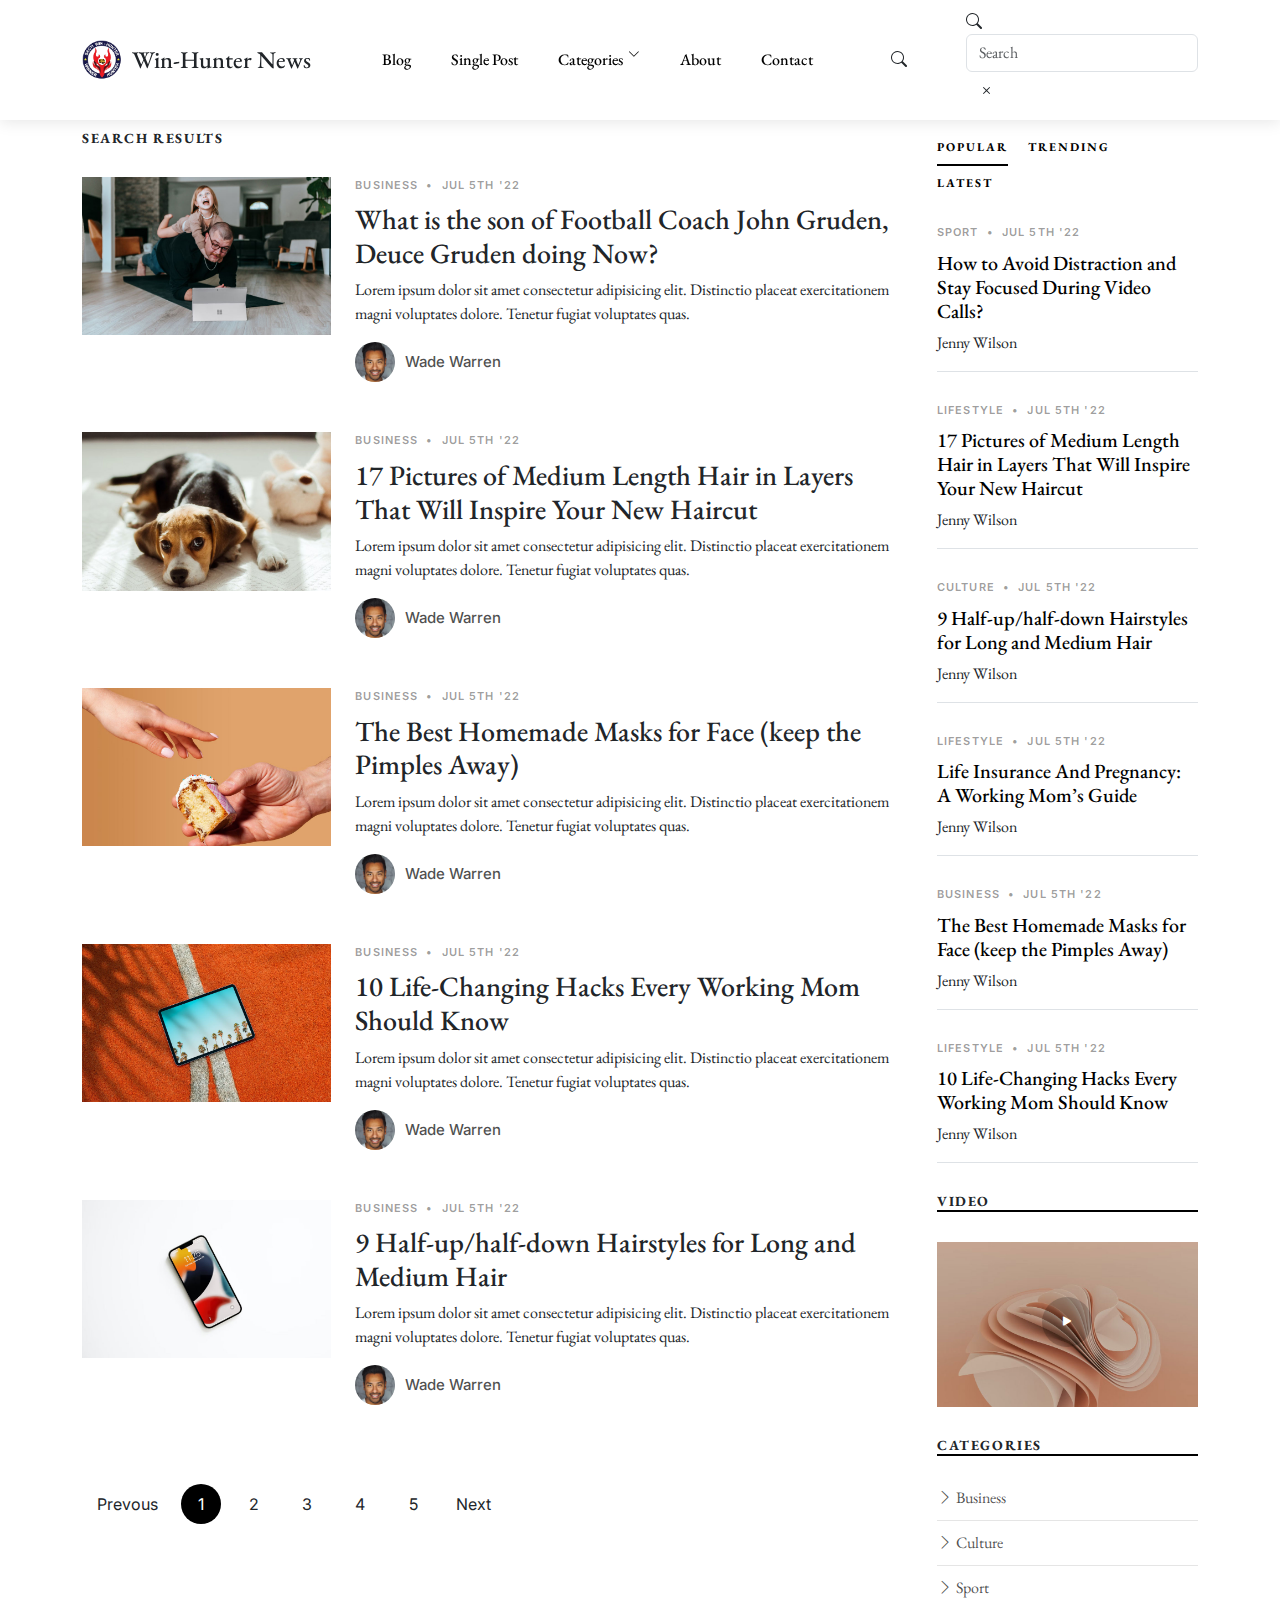
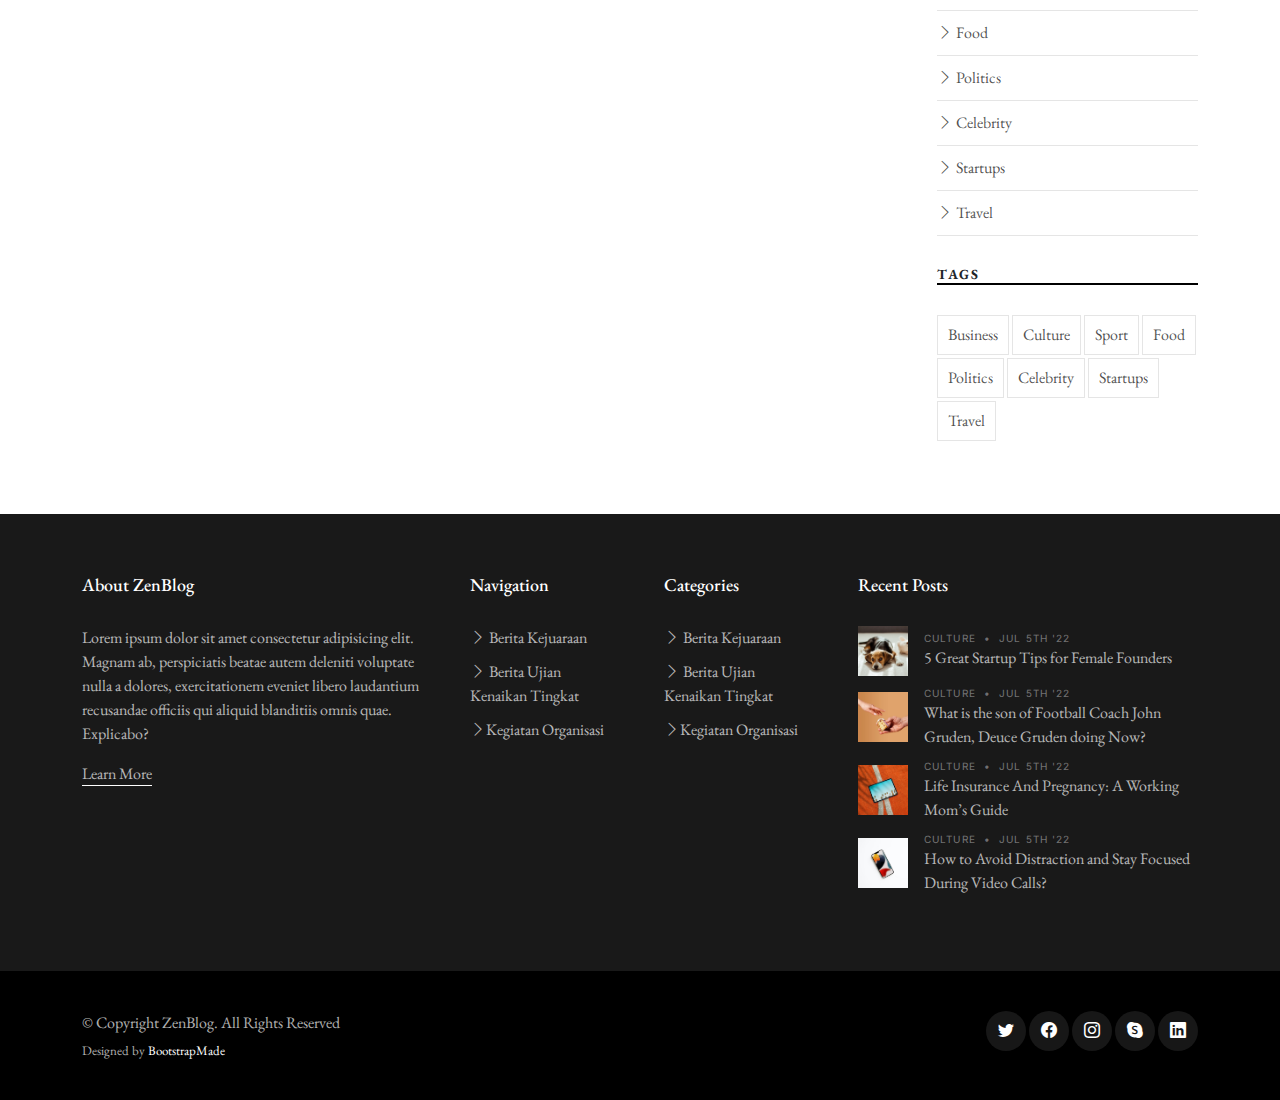
<file: search-result.html>
<!DOCTYPE html>
<html lang="en">

<head>
  <meta charset="utf-8">
  <meta content="width=device-width, initial-scale=1.0" name="viewport">

  <title>Win-Hunter News - Search Results</title>
  <meta content="" name="description">
  <meta content="" name="keywords">

  <!-- Favicons -->
  <link href="assets/img/circle-logo.png" rel="icon">
  <link href="assets/img/apple-touch-icon.png" rel="apple-touch-icon">

  <!-- Google Fonts -->
  <link rel="preconnect" href="https://fonts.googleapis.com">
  <link rel="preconnect" href="https://fonts.gstatic.com" crossorigin>
  <link href="https://fonts.googleapis.com/css2?family=EB+Garamond:wght@400;500&family=Inter:wght@400;500&family=Playfair+Display:ital,wght@0,400;0,700;1,400;1,700&display=swap" rel="stylesheet">

  <!-- Vendor CSS Files -->
  <link href="assets/vendor/bootstrap/css/bootstrap.min.css" rel="stylesheet">
  <link href="assets/vendor/bootstrap-icons/bootstrap-icons.css" rel="stylesheet">
  <link href="assets/vendor/swiper/swiper-bundle.min.css" rel="stylesheet">
  <link href="assets/vendor/glightbox/css/glightbox.min.css" rel="stylesheet">
  <link href="assets/vendor/aos/aos.css" rel="stylesheet">

  <!-- Template Main CSS Files -->
  <link href="assets/css/variables.css" rel="stylesheet">
  <link href="assets/css/main.css" rel="stylesheet">

  <!-- =======================================================
  * Template Name: ZenBlog
  * Template URL: https://bootstrapmade.com/zenblog-bootstrap-blog-template/
  * Updated: Mar 17 2024 with Bootstrap v5.3.3
  * Author: BootstrapMade.com
  * License: https:///bootstrapmade.com/license/
  ======================================================== -->
</head>

<body>

  <!-- ======= Header ======= -->
  <header id="header" class="header d-flex align-items-center fixed-top">
    <div class="container-fluid container-xl d-flex align-items-center justify-content-between">

      <a href="index.html" class="logo d-flex align-items-center">
        <!-- Uncomment the line below if you also wish to use an image logo -->
        <img src="/assets/img/logo-wh.png" alt="">
        <h1>Win-Hunter News</h1>
      </a>

      <nav id="navbar" class="navbar">
        <ul>
          <li><a href="index.html">Blog</a></li>
          <li><a href="single-post.html">Single Post</a></li>
          <li class="dropdown"><a href="category.html"><span>Categories</span> <i class="bi bi-chevron-down dropdown-indicator"></i></a>
            <ul>
              <li><a href="#">Berita Kejuaraan</a></li>
              <li><a href="#">Berita Ujian</a></li>
            </ul>
          </li>

          <li><a href="about.html">About</a></li>
          <li><a href="contact.html">Contact</a></li>
        </ul>
      </nav><!-- .navbar -->
        <a href="#" class="mx-2 js-search-open"><span class="bi-search"></span></a>
        <i class="bi bi-list mobile-nav-toggle"></i>

        <!-- ======= Search Form ======= -->
        <div class="search-form-wrap js-search-form-wrap">
          <form action="search-result.html" class="search-form">
            <span class="icon bi-search"></span>
            <input type="text" placeholder="Search" class="form-control">
            <button class="btn js-search-close"><span class="bi-x"></span></button>
          </form>
        </div><!-- End Search Form -->

      </div>

    </div>

  </header>
 <!-- End Header -->

  <main id="main">

    <!-- ======= Search Results ======= -->
    <section id="search-result" class="search-result">
      <div class="container">
        <div class="row">
          <div class="col-md-9">
            <h3 class="category-title">Search Results</h3>

            <div class="d-md-flex post-entry-2 small-img">
              <a href="single-post.html" class="me-4 thumbnail">
                <img src="assets/img/post-landscape-6.jpg" alt="" class="img-fluid">
              </a>
              <div>
                <div class="post-meta"><span class="date">Business</span> <span class="mx-1">&bullet;</span> <span>Jul 5th '22</span></div>
                <h3><a href="single-post.html">What is the son of Football Coach John Gruden, Deuce Gruden doing Now?</a></h3>
                <p>Lorem ipsum dolor sit amet consectetur adipisicing elit. Distinctio placeat exercitationem magni voluptates dolore. Tenetur fugiat voluptates quas.</p>
                <div class="d-flex align-items-center author">
                  <div class="photo"><img src="assets/img/person-2.jpg" alt="" class="img-fluid"></div>
                  <div class="name">
                    <h3 class="m-0 p-0">Wade Warren</h3>
                  </div>
                </div>
              </div>
            </div>

            <div class="d-md-flex post-entry-2 small-img">
              <a href="single-post.html" class="me-4 thumbnail">
                <img src="assets/img/post-landscape-1.jpg" alt="" class="img-fluid">
              </a>
              <div>
                <div class="post-meta"><span class="date">Business</span> <span class="mx-1">&bullet;</span> <span>Jul 5th '22</span></div>
                <h3><a href="single-post.html">17 Pictures of Medium Length Hair in Layers That Will Inspire Your New Haircut</a></h3>
                <p>Lorem ipsum dolor sit amet consectetur adipisicing elit. Distinctio placeat exercitationem magni voluptates dolore. Tenetur fugiat voluptates quas.</p>
                <div class="d-flex align-items-center author">
                  <div class="photo"><img src="assets/img/person-2.jpg" alt="" class="img-fluid"></div>
                  <div class="name">
                    <h3 class="m-0 p-0">Wade Warren</h3>
                  </div>
                </div>
              </div>
            </div>

            <div class="d-md-flex post-entry-2 small-img">
              <a href="single-post.html" class="me-4 thumbnail">
                <img src="assets/img/post-landscape-2.jpg" alt="" class="img-fluid">
              </a>
              <div>
                <div class="post-meta"><span class="date">Business</span> <span class="mx-1">&bullet;</span> <span>Jul 5th '22</span></div>
                <h3><a href="single-post.html">The Best Homemade Masks for Face (keep the Pimples Away)</a></h3>
                <p>Lorem ipsum dolor sit amet consectetur adipisicing elit. Distinctio placeat exercitationem magni voluptates dolore. Tenetur fugiat voluptates quas.</p>
                <div class="d-flex align-items-center author">
                  <div class="photo"><img src="assets/img/person-2.jpg" alt="" class="img-fluid"></div>
                  <div class="name">
                    <h3 class="m-0 p-0">Wade Warren</h3>
                  </div>
                </div>
              </div>
            </div>

            <div class="d-md-flex post-entry-2 small-img">
              <a href="single-post.html" class="me-4 thumbnail">
                <img src="assets/img/post-landscape-3.jpg" alt="" class="img-fluid">
              </a>
              <div>
                <div class="post-meta"><span class="date">Business</span> <span class="mx-1">&bullet;</span> <span>Jul 5th '22</span></div>
                <h3><a href="single-post.html">10 Life-Changing Hacks Every Working Mom Should Know</a></h3>
                <p>Lorem ipsum dolor sit amet consectetur adipisicing elit. Distinctio placeat exercitationem magni voluptates dolore. Tenetur fugiat voluptates quas.</p>
                <div class="d-flex align-items-center author">
                  <div class="photo"><img src="assets/img/person-2.jpg" alt="" class="img-fluid"></div>
                  <div class="name">
                    <h3 class="m-0 p-0">Wade Warren</h3>
                  </div>
                </div>
              </div>
            </div>

            <div class="d-md-flex post-entry-2 small-img">
              <a href="single-post.html" class="me-4 thumbnail">
                <img src="assets/img/post-landscape-4.jpg" alt="" class="img-fluid">
              </a>
              <div>
                <div class="post-meta"><span class="date">Business</span> <span class="mx-1">&bullet;</span> <span>Jul 5th '22</span></div>
                <h3><a href="single-post.html">9 Half-up/half-down Hairstyles for Long and Medium Hair</a></h3>
                <p>Lorem ipsum dolor sit amet consectetur adipisicing elit. Distinctio placeat exercitationem magni voluptates dolore. Tenetur fugiat voluptates quas.</p>
                <div class="d-flex align-items-center author">
                  <div class="photo"><img src="assets/img/person-2.jpg" alt="" class="img-fluid"></div>
                  <div class="name">
                    <h3 class="m-0 p-0">Wade Warren</h3>
                  </div>
                </div>
              </div>
            </div>

            <!-- Paging -->
            <div class="text-start py-4">
              <div class="custom-pagination">
                <a href="#" class="prev">Prevous</a>
                <a href="#" class="active">1</a>
                <a href="#">2</a>
                <a href="#">3</a>
                <a href="#">4</a>
                <a href="#">5</a>
                <a href="#" class="next">Next</a>
              </div>
            </div><!-- End Paging -->

          </div>

          <div class="col-md-3">
            <!-- ======= Sidebar ======= -->
            <div class="aside-block">

              <ul class="nav nav-pills custom-tab-nav mb-4" id="pills-tab" role="tablist">
                <li class="nav-item" role="presentation">
                  <button class="nav-link active" id="pills-popular-tab" data-bs-toggle="pill" data-bs-target="#pills-popular" type="button" role="tab" aria-controls="pills-popular" aria-selected="true">Popular</button>
                </li>
                <li class="nav-item" role="presentation">
                  <button class="nav-link" id="pills-trending-tab" data-bs-toggle="pill" data-bs-target="#pills-trending" type="button" role="tab" aria-controls="pills-trending" aria-selected="false">Trending</button>
                </li>
                <li class="nav-item" role="presentation">
                  <button class="nav-link" id="pills-latest-tab" data-bs-toggle="pill" data-bs-target="#pills-latest" type="button" role="tab" aria-controls="pills-latest" aria-selected="false">Latest</button>
                </li>
              </ul>

              <div class="tab-content" id="pills-tabContent">

                <!-- Popular -->
                <div class="tab-pane fade show active" id="pills-popular" role="tabpanel" aria-labelledby="pills-popular-tab">
                  <div class="post-entry-1 border-bottom">
                    <div class="post-meta"><span class="date">Sport</span> <span class="mx-1">&bullet;</span> <span>Jul 5th '22</span></div>
                    <h2 class="mb-2"><a href="#">How to Avoid Distraction and Stay Focused During Video Calls?</a></h2>
                    <span class="author mb-3 d-block">Jenny Wilson</span>
                  </div>

                  <div class="post-entry-1 border-bottom">
                    <div class="post-meta"><span class="date">Lifestyle</span> <span class="mx-1">&bullet;</span> <span>Jul 5th '22</span></div>
                    <h2 class="mb-2"><a href="#">17 Pictures of Medium Length Hair in Layers That Will Inspire Your New Haircut</a></h2>
                    <span class="author mb-3 d-block">Jenny Wilson</span>
                  </div>

                  <div class="post-entry-1 border-bottom">
                    <div class="post-meta"><span class="date">Culture</span> <span class="mx-1">&bullet;</span> <span>Jul 5th '22</span></div>
                    <h2 class="mb-2"><a href="#">9 Half-up/half-down Hairstyles for Long and Medium Hair</a></h2>
                    <span class="author mb-3 d-block">Jenny Wilson</span>
                  </div>

                  <div class="post-entry-1 border-bottom">
                    <div class="post-meta"><span class="date">Lifestyle</span> <span class="mx-1">&bullet;</span> <span>Jul 5th '22</span></div>
                    <h2 class="mb-2"><a href="#">Life Insurance And Pregnancy: A Working Mom’s Guide</a></h2>
                    <span class="author mb-3 d-block">Jenny Wilson</span>
                  </div>

                  <div class="post-entry-1 border-bottom">
                    <div class="post-meta"><span class="date">Business</span> <span class="mx-1">&bullet;</span> <span>Jul 5th '22</span></div>
                    <h2 class="mb-2"><a href="#">The Best Homemade Masks for Face (keep the Pimples Away)</a></h2>
                    <span class="author mb-3 d-block">Jenny Wilson</span>
                  </div>

                  <div class="post-entry-1 border-bottom">
                    <div class="post-meta"><span class="date">Lifestyle</span> <span class="mx-1">&bullet;</span> <span>Jul 5th '22</span></div>
                    <h2 class="mb-2"><a href="#">10 Life-Changing Hacks Every Working Mom Should Know</a></h2>
                    <span class="author mb-3 d-block">Jenny Wilson</span>
                  </div>
                </div> <!-- End Popular -->

                <!-- Trending -->
                <div class="tab-pane fade" id="pills-trending" role="tabpanel" aria-labelledby="pills-trending-tab">
                  <div class="post-entry-1 border-bottom">
                    <div class="post-meta"><span class="date">Lifestyle</span> <span class="mx-1">&bullet;</span> <span>Jul 5th '22</span></div>
                    <h2 class="mb-2"><a href="#">17 Pictures of Medium Length Hair in Layers That Will Inspire Your New Haircut</a></h2>
                    <span class="author mb-3 d-block">Jenny Wilson</span>
                  </div>

                  <div class="post-entry-1 border-bottom">
                    <div class="post-meta"><span class="date">Culture</span> <span class="mx-1">&bullet;</span> <span>Jul 5th '22</span></div>
                    <h2 class="mb-2"><a href="#">9 Half-up/half-down Hairstyles for Long and Medium Hair</a></h2>
                    <span class="author mb-3 d-block">Jenny Wilson</span>
                  </div>

                  <div class="post-entry-1 border-bottom">
                    <div class="post-meta"><span class="date">Lifestyle</span> <span class="mx-1">&bullet;</span> <span>Jul 5th '22</span></div>
                    <h2 class="mb-2"><a href="#">Life Insurance And Pregnancy: A Working Mom’s Guide</a></h2>
                    <span class="author mb-3 d-block">Jenny Wilson</span>
                  </div>

                  <div class="post-entry-1 border-bottom">
                    <div class="post-meta"><span class="date">Sport</span> <span class="mx-1">&bullet;</span> <span>Jul 5th '22</span></div>
                    <h2 class="mb-2"><a href="#">How to Avoid Distraction and Stay Focused During Video Calls?</a></h2>
                    <span class="author mb-3 d-block">Jenny Wilson</span>
                  </div>
                  <div class="post-entry-1 border-bottom">
                    <div class="post-meta"><span class="date">Business</span> <span class="mx-1">&bullet;</span> <span>Jul 5th '22</span></div>
                    <h2 class="mb-2"><a href="#">The Best Homemade Masks for Face (keep the Pimples Away)</a></h2>
                    <span class="author mb-3 d-block">Jenny Wilson</span>
                  </div>

                  <div class="post-entry-1 border-bottom">
                    <div class="post-meta"><span class="date">Lifestyle</span> <span class="mx-1">&bullet;</span> <span>Jul 5th '22</span></div>
                    <h2 class="mb-2"><a href="#">10 Life-Changing Hacks Every Working Mom Should Know</a></h2>
                    <span class="author mb-3 d-block">Jenny Wilson</span>
                  </div>
                </div> <!-- End Trending -->

                <!-- Latest -->
                <div class="tab-pane fade" id="pills-latest" role="tabpanel" aria-labelledby="pills-latest-tab">
                  <div class="post-entry-1 border-bottom">
                    <div class="post-meta"><span class="date">Lifestyle</span> <span class="mx-1">&bullet;</span> <span>Jul 5th '22</span></div>
                    <h2 class="mb-2"><a href="#">Life Insurance And Pregnancy: A Working Mom’s Guide</a></h2>
                    <span class="author mb-3 d-block">Jenny Wilson</span>
                  </div>

                  <div class="post-entry-1 border-bottom">
                    <div class="post-meta"><span class="date">Business</span> <span class="mx-1">&bullet;</span> <span>Jul 5th '22</span></div>
                    <h2 class="mb-2"><a href="#">The Best Homemade Masks for Face (keep the Pimples Away)</a></h2>
                    <span class="author mb-3 d-block">Jenny Wilson</span>
                  </div>

                  <div class="post-entry-1 border-bottom">
                    <div class="post-meta"><span class="date">Lifestyle</span> <span class="mx-1">&bullet;</span> <span>Jul 5th '22</span></div>
                    <h2 class="mb-2"><a href="#">10 Life-Changing Hacks Every Working Mom Should Know</a></h2>
                    <span class="author mb-3 d-block">Jenny Wilson</span>
                  </div>

                  <div class="post-entry-1 border-bottom">
                    <div class="post-meta"><span class="date">Sport</span> <span class="mx-1">&bullet;</span> <span>Jul 5th '22</span></div>
                    <h2 class="mb-2"><a href="#">How to Avoid Distraction and Stay Focused During Video Calls?</a></h2>
                    <span class="author mb-3 d-block">Jenny Wilson</span>
                  </div>

                  <div class="post-entry-1 border-bottom">
                    <div class="post-meta"><span class="date">Lifestyle</span> <span class="mx-1">&bullet;</span> <span>Jul 5th '22</span></div>
                    <h2 class="mb-2"><a href="#">17 Pictures of Medium Length Hair in Layers That Will Inspire Your New Haircut</a></h2>
                    <span class="author mb-3 d-block">Jenny Wilson</span>
                  </div>

                  <div class="post-entry-1 border-bottom">
                    <div class="post-meta"><span class="date">Culture</span> <span class="mx-1">&bullet;</span> <span>Jul 5th '22</span></div>
                    <h2 class="mb-2"><a href="#">9 Half-up/half-down Hairstyles for Long and Medium Hair</a></h2>
                    <span class="author mb-3 d-block">Jenny Wilson</span>
                  </div>

                </div> <!-- End Latest -->

              </div>
            </div>

            <div class="aside-block">
              <h3 class="aside-title">Video</h3>
              <div class="video-post">
                <a href="https://www.youtube.com/watch?v=AiFfDjmd0jU" class="glightbox link-video">
                  <span class="bi-play-fill"></span>
                  <img src="assets/img/post-landscape-5.jpg" alt="" class="img-fluid">
                </a>
              </div>
            </div><!-- End Video -->

            <div class="aside-block">
              <h3 class="aside-title">Categories</h3>
              <ul class="aside-links list-unstyled">
                <li><a href="category.html"><i class="bi bi-chevron-right"></i> Business</a></li>
                <li><a href="category.html"><i class="bi bi-chevron-right"></i> Culture</a></li>
                <li><a href="category.html"><i class="bi bi-chevron-right"></i> Sport</a></li>
                <li><a href="category.html"><i class="bi bi-chevron-right"></i> Food</a></li>
                <li><a href="category.html"><i class="bi bi-chevron-right"></i> Politics</a></li>
                <li><a href="category.html"><i class="bi bi-chevron-right"></i> Celebrity</a></li>
                <li><a href="category.html"><i class="bi bi-chevron-right"></i> Startups</a></li>
                <li><a href="category.html"><i class="bi bi-chevron-right"></i> Travel</a></li>
              </ul>
            </div><!-- End Categories -->

            <div class="aside-block">
              <h3 class="aside-title">Tags</h3>
              <ul class="aside-tags list-unstyled">
                <li><a href="category.html">Business</a></li>
                <li><a href="category.html">Culture</a></li>
                <li><a href="category.html">Sport</a></li>
                <li><a href="category.html">Food</a></li>
                <li><a href="category.html">Politics</a></li>
                <li><a href="category.html">Celebrity</a></li>
                <li><a href="category.html">Startups</a></li>
                <li><a href="category.html">Travel</a></li>
              </ul>
            </div><!-- End Tags -->

          </div>

        </div>
      </div>
    </section> <!-- End Search Result -->

  </main><!-- End #main -->

  <!-- ======= Footer ======= -->
  <footer id="footer" class="footer">

    <div class="footer-content">
      <div class="container">

        <div class="row g-5">
          <div class="col-lg-4">
            <h3 class="footer-heading">About ZenBlog</h3>
            <p>Lorem ipsum dolor sit amet consectetur adipisicing elit. Magnam ab, perspiciatis beatae autem deleniti voluptate nulla a dolores, exercitationem eveniet libero laudantium recusandae officiis qui aliquid blanditiis omnis quae. Explicabo?</p>
            <p><a href="about.html" class="footer-link-more">Learn More</a></p>
          </div>
          <div class="col-6 col-lg-2">
            <h3 class="footer-heading">Navigation</h3>
            <ul class="footer-links list-unstyled">
              <li><a href="category.html"><i class="bi bi-chevron-right"></i> Berita Kejuaraan</a></li>
              <li><a href="category.html"><i class="bi bi-chevron-right"></i> Berita Ujian Kenaikan Tingkat</a></li>
              <li><a href="category.html"><i class="bi bi-chevron-right"></i>Kegiatan Organisasi</a></li>
            </ul>
          </div>
          <div class="col-6 col-lg-2">
            <h3 class="footer-heading">Categories</h3>
            <ul class="footer-links list-unstyled">
              <li><a href="category.html"><i class="bi bi-chevron-right"></i> Berita Kejuaraan</a></li>
              <li><a href="category.html"><i class="bi bi-chevron-right"></i> Berita Ujian Kenaikan Tingkat</a></li>
              <li><a href="category.html"><i class="bi bi-chevron-right"></i>Kegiatan Organisasi</a></li>
            </ul>
          </div>

          <div class="col-lg-4">
            <h3 class="footer-heading">Recent Posts</h3>

            <ul class="footer-links footer-blog-entry list-unstyled">
              <li>
                <a href="single-post.html" class="d-flex align-items-center">
                  <img src="assets/img/post-sq-1.jpg" alt="" class="img-fluid me-3">
                  <div>
                    <div class="post-meta d-block"><span class="date">Culture</span> <span class="mx-1">&bullet;</span> <span>Jul 5th '22</span></div>
                    <span>5 Great Startup Tips for Female Founders</span>
                  </div>
                </a>
              </li>

              <li>
                <a href="single-post.html" class="d-flex align-items-center">
                  <img src="assets/img/post-sq-2.jpg" alt="" class="img-fluid me-3">
                  <div>
                    <div class="post-meta d-block"><span class="date">Culture</span> <span class="mx-1">&bullet;</span> <span>Jul 5th '22</span></div>
                    <span>What is the son of Football Coach John Gruden, Deuce Gruden doing Now?</span>
                  </div>
                </a>
              </li>

              <li>
                <a href="single-post.html" class="d-flex align-items-center">
                  <img src="assets/img/post-sq-3.jpg" alt="" class="img-fluid me-3">
                  <div>
                    <div class="post-meta d-block"><span class="date">Culture</span> <span class="mx-1">&bullet;</span> <span>Jul 5th '22</span></div>
                    <span>Life Insurance And Pregnancy: A Working Mom’s Guide</span>
                  </div>
                </a>
              </li>

              <li>
                <a href="single-post.html" class="d-flex align-items-center">
                  <img src="assets/img/post-sq-4.jpg" alt="" class="img-fluid me-3">
                  <div>
                    <div class="post-meta d-block"><span class="date">Culture</span> <span class="mx-1">&bullet;</span> <span>Jul 5th '22</span></div>
                    <span>How to Avoid Distraction and Stay Focused During Video Calls?</span>
                  </div>
                </a>
              </li>

            </ul>

          </div>
        </div>
      </div>
    </div>

    <div class="footer-legal">
      <div class="container">

        <div class="row justify-content-between">
          <div class="col-md-6 text-center text-md-start mb-3 mb-md-0">
            <div class="copyright">
              © Copyright <strong><span>ZenBlog</span></strong>. All Rights Reserved
            </div>

            <div class="credits">
              <!-- All the links in the footer should remain intact. -->
              <!-- You can delete the links only if you purchased the pro version. -->
              <!-- Licensing information: https://bootstrapmade.com/license/ -->
              <!-- Purchase the pro version with working PHP/AJAX contact form: https://bootstrapmade.com/herobiz-bootstrap-business-template/ -->
              Designed by <a href="https://bootstrapmade.com/">BootstrapMade</a>
            </div>

          </div>

          <div class="col-md-6">
            <div class="social-links mb-3 mb-lg-0 text-center text-md-end">
              <a href="#" class="twitter"><i class="bi bi-twitter"></i></a>
              <a href="#" class="facebook"><i class="bi bi-facebook"></i></a>
              <a href="#" class="instagram"><i class="bi bi-instagram"></i></a>
              <a href="#" class="google-plus"><i class="bi bi-skype"></i></a>
              <a href="#" class="linkedin"><i class="bi bi-linkedin"></i></a>
            </div>

          </div>

        </div>

      </div>
    </div>

  </footer>

  <a href="#" class="scroll-top d-flex align-items-center justify-content-center"><i class="bi bi-arrow-up-short"></i></a>

  <!-- Vendor JS Files -->
  <script src="assets/vendor/bootstrap/js/bootstrap.bundle.min.js"></script>
  <script src="assets/vendor/swiper/swiper-bundle.min.js"></script>
  <script src="assets/vendor/glightbox/js/glightbox.min.js"></script>
  <script src="assets/vendor/aos/aos.js"></script>
  <script src="assets/vendor/php-email-form/validate.js"></script>

  <!-- Template Main JS File -->
  <script src="assets/js/main.js"></script>

</body>

</html>
</file>
<file: assets/css/variables.css>
/**
* Template Name: ZenBlog
* File: variables.css
* Description: Easily customize colors, typography, and other repetitive properties used in the template main stylesheet file main.css
* 
* Template URL: https://bootstrapmade.com/zenblog-bootstrap-blog-template/
* Author: BootstrapMade.com
* License: https://bootstrapmade.com/license/
* 
* Contents:
* 1. ZenBlog template variables 
* 2. Override default Bootstrap variables
* 3. Set color and background class names
*
* Learn more about CSS variables at https://developer.mozilla.org/en-US/docs/Web/CSS/Using_CSS_custom_properties
*/

/*--------------------------------------------------------------
# 1. ZenBlog template variables 
--------------------------------------------------------------*/
:root {

  /* Fonts */
  --font-default: 'EB Garamond', system-ui, -apple-system, "Segoe UI", Roboto, "Helvetica Neue", Arial, "Noto Sans", "Liberation Sans", sans-serif, "Apple Color Emoji", "Segoe UI Emoji", "Segoe UI Symbol", "Noto Color Emoji";
  --font-primary: 'EB Garamond', serif; /*'Playfair Display', serif;*/
  --font-secondary: 'Inter', sans-serif;

  /* Colors */
  /* The *-rgb color names are simply the RGB converted value of the corresponding color for use in the rgba() function */

  /* Default text color */
  --color-default: #212529;
  --color-default-rgb: 33, 37, 41;

  /* Defult links color */
  --color-links: #212529;
  --color-links-hover: #15171a;

  /* Primay colors */
  --color-primary: #212529;
  --color-primary-light: #26282c;
  --color-primary-dark: #0b0c0e;

  --color-primary-rgb: 33, 37, 41;
  --color-primary-light-rgb: 38, 40, 44;
  --color-primary-dark-rgb: 11, 12, 14;

  /* Secondary colors */
  --color-secondary: #596d80;
  --color-secondary-light: #8498aa;
  --color-secondary-dark: #404f5c;

  --color-secondary-rgb: 89, 109, 128;
  --color-secondary-light-rgb: 132, 152, 170;
  --color-secondary-dark-rgb: 64, 79, 92;

  /* General colors */
  --color-blue: #0d6efd;
  --color-blue-rgb: 13, 110, 253;

  --color-indigo: #6610f2;
  --color-indigo-rgb: 102, 16, 242;

  --color-purple: #6f42c1;
  --color-purple-rgb: 111, 66, 193;
  
  --color-pink: #f3268c;
  --color-pink-rgb: 243, 38, 140;

  --color-red: #df1529;
  --color-red-rgb: 223, 21, 4;

  --color-orange: #fd7e14;
  --color-orange-rgb: 253, 126, 20;

  --color-yellow: #ffc107;
  --color-yellow-rgb: 255, 193, 7;

  --color-green: #059652;
  --color-green-rgb: 5, 150, 82;

  --color-teal: #20c997;
  --color-teal-rgb: 32, 201, 151;

  --color-cyan: #0dcaf0;
  --color-cyan-rgb: 13, 202, 240;

  --color-white: #ffffff;
  --color-white-rgb: 255, 255, 255;

  --color-gray: #6c757d;
  --color-gray-rgb: 108, 117, 125;

  --color-black: #000000;
  --color-black-rgb: 0, 0, 0;
}

/*--------------------------------------------------------------
# 2. Override default Bootstrap variables
--------------------------------------------------------------*/
:root {
  --bs-blue: var(--color-blue);
  --bs-indigo: var(--color-indigo);
  --bs-purple: var(--color-purple);
  --bs-pink: var(--color-pink);
  --bs-red: var(--color-red);
  --bs-orange: var(--color-orange);
  --bs-yellow: var(--color-yellow);
  --bs-green: var(--color-green);
  --bs-teal: var(--color-teal);
  --bs-cyan: var(--color-cyan);
  --bs-white: var(--color-white);
  --bs-gray: var(--color-gray);
  --bs-gray-dark: #343a40;
  --bs-gray-100: #f8f9fa;
  --bs-gray-200: #e9ecef;
  --bs-gray-300: #dee2e6;
  --bs-gray-400: #ced4da;
  --bs-gray-500: #adb5bd;
  --bs-gray-600: #6c757d;
  --bs-gray-700: #495057;
  --bs-gray-800: #343a40;
  --bs-gray-900: #212529;
  --bs-primary: var(--color-blue);
  --bs-secondary: var(--color-blue);
  --bs-success: #198754;
  --bs-info: #0dcaf0;
  --bs-warning: #ffc107;
  --bs-danger: #dc3545;
  --bs-light: #f8f9fa;
  --bs-dark: #212529;
  --bs-primary-rgb: var(--color-primary-rgb);
  --bs-secondary-rgb: var(--color-secondary-rgb);
  --bs-success-rgb: 25, 135, 84;
  --bs-info-rgb: 13, 202, 240;
  --bs-warning-rgb: 255, 193, 7;
  --bs-danger-rgb: 220, 53, 69;
  --bs-light-rgb: 248, 249, 250;
  --bs-dark-rgb: 33, 37, 41;
  --bs-white-rgb: var(--color-white-rgb);
  --bs-black-rgb: var(--color-black-rgb);
  --bs-body-color-rgb: var(--color-default-rgb);
  --bs-body-bg-rgb: 255, 255, 255;
  --bs-font-sans-serif: var(--font-default);
  --bs-font-monospace: SFMono-Regular, Menlo, Monaco, Consolas, "Liberation Mono", "Courier New", monospace;
  --bs-gradient: linear-gradient(180deg, rgba(255, 255, 255, 0.15), rgba(255, 255, 255, 0));
  --bs-body-font-family: var(--font-default);
  --bs-body-font-size: 1rem;
  --bs-body-font-weight: 400;
  --bs-body-line-height: 1.5;
  --bs-body-color: var(--color-default);
  --bs-body-bg: #fff;
}

/*--------------------------------------------------------------
# 3. Set color and background class names
--------------------------------------------------------------*/
/* Fonts */
.font-default { font-family: var(--font-default) !important; }
.font-primary { font-family: var(--font-primary) !important;}
.font-secondary { font-family: var(--font-secondary) !important; }

/* Text Colors */
.color-default { color: var(--color-default) !important; }
.color-links { color: var(--color-links) !important; }
.color-links:hover { color: var(--color-links-hover) !important; }
.color-primary { color: var(--color-primary) !important; }
.color-primary-light { color: var(--color-primary-light) !important; }
.color-primary-dark { color: var(--color-primary-dark) !important; }
.color-secondary { color: var(--color-secondary) !important; }
.color-secondary-light { color: var(--color-secondary-light) !important; }
.color-secondary-dark { color: var(--color-secondary-dark) !important; }
.color-blue { color: var(--color-blue) !important; }
.color-indigo { color: var(--color-indigo) !important; }
.color-purple { color: var(--color-purple) !important; }
.color-pink { color: var(--color-pink) !important; }
.color-red { color: var(--color-red) !important; }
.color-orange { color: var(--color-orange) !important; }
.color-yellow { color: var(--color-yellow) !important; }
.color-green { color: var(--color-green) !important; }
.color-teal { color: var(--color-teal) !important; }
.color-cyan { color: var(--color-cyan) !important; }
.color-white { color: var(--color-white) !important; }
.color-gray { color: var(--color-gray) !important; }
.color-black { color: var(--color-black) !important; }

/* Background Colors */
.bg-default { background-color: var(--color-default) !important; }
.bg-primary { background-color: var(--color-primary) !important; }
.bg-primary-light { background-color: var(--color-primary-light) !important; }
.bg-primary-dark { background-color: var(--color-primary-dark) !important; }
.bg-secondary { background-color: var(--color-secondary) !important; }
.bg-secondary-light { background-color: var(--color-secondary-light) !important; }
.bg-secondary-dark { background-color: var(--color-secondary-dark) !important; }
.bg-blue { background-color: var(--color-blue) !important; }
.bg-indigo { background-color: var(--color-indigo) !important; }
.bg-purple { background-color: var(--color-purple) !important; }
.bg-pink { background-color: var(--color-pink) !important; }
.bg-red { background-color: var(--color-red) !important; }
.bg-orange { background-color: var(--color-orange) !important; }
.bg-yellow { background-color: var(--color-yellow) !important; }
.bg-green { background-color: var(--color-green) !important; }
.bg-teal { background-color: var(--color-teal) !important; }
.bg-cyan { background-color: var(--color-cyan) !important; }
.bg-white { background-color: var(--color-white) !important; }
.bg-gray { background-color: var(--color-gray) !important; }
.bg-black { background-color: var(--color-black) !important; }
</file>
<file: assets/css/main.css>
/**
* Template Name: ZenBlog
* Template URL: https://bootstrapmade.com/zenblog-bootstrap-blog-template/
* Updated: Mar 17 2024 with Bootstrap v5.3.3
* Author: BootstrapMade.com
* License: https:///bootstrapmade.com/license/
*/

/**
* Check out variables.css for easy customization of colors, typography, and other repetitive properties
*/
/*--------------------------------------------------------------
# General
--------------------------------------------------------------*/
:root {
  scroll-behavior: smooth;
}

body {
  color: rgba(var(--color-primary-rgb), 1);
}

a {
  color: var(--color-links);
  text-decoration: none;
}

a:hover {
  color: var(--color-links-hover);
  text-decoration: none;
}

h1,
h2,
h3,
h4,
h5,
h6 {
  font-family: var(--font-primary);
}

#main {
  margin-top: 90px;
}

/*--------------------------------------------------------------
# Sections & Section Header
--------------------------------------------------------------*/
section {
  padding: 40px 0;
  overflow: hidden;
}

.section-header {
  border-bottom: 2px solid var(--color-black);
}

.section-header h2 {
  font-size: 50px;
  color: var(--color-black);
}

.section-header p {
  margin-bottom: 0;
}

/*--------------------------------------------------------------
# Scroll top button
--------------------------------------------------------------*/
.scroll-top {
  position: fixed;
  visibility: hidden;
  opacity: 0;
  right: 15px;
  bottom: 15px;
  z-index: 99999;
  background: var(--color-primary);
  width: 40px;
  height: 40px;
  border-radius: 4px;
  transition: all 0.4s;
}

.scroll-top i {
  font-size: 24px;
  color: #fff;
  line-height: 0;
}

.scroll-top:hover {
  background: rgba(var(--color-primary-rgb), 0.8);
  color: #fff;
}

.scroll-top.active {
  visibility: visible;
  opacity: 1;
}

/*--------------------------------------------------------------
# Page title
--------------------------------------------------------------*/
.page-title {
  font-size: 70px;
  color: var(--color-black);
}

/* Form Input Fieldds */
.form-control:active,
.form-control:focus {
  outline: none;
  box-shadow: none;
  border-color: var(--color-black);
}

.btn:active,
.btn:focus {
  outline: none;
}

.btn.btn-primary {
  background-color: var(--color-black);
  color: var(--color-white);
  border-color: var(--color-black);
}

/*--------------------------------------------------------------
# Header
--------------------------------------------------------------*/
/* .header {
  height: 90px;
  transition: all 0.5s;
  z-index: 997;
  background: #f2f2f2;
}

.header.sticked {
  height: 70px;
}

.header .logo img {
  max-height: 50px;
  margin-right: 20px;
}

.header .logo h1 {
  font-size: 30px;
  font-weight: 700;
  color: var(--color-default);
  font-family: var(--font-primary);
}
.header  h1 {
  font-size: 30px;
  font-weight: 700;
  color: var(--color-default);
  font-family: var(--font-primary);
}

.search-form-wrap {
  position: absolute;
  right: 0;
  top: 0;
  z-index: 9;
  transition: 0.3s all ease;
  visibility: hidden;
  opacity: 0;
}

.search-form-wrap .search-form {
  position: relative;
}

.search-form-wrap .search-form .form-control {
  width: 300px;
  border: none;
  box-shadow: 0 15px 20px -10px rgba(var(--color-black-rgb), 0.1);
  padding-left: 40px;
  padding-right: 40px;
}

.search-form-wrap .search-form .form-control:active,
.search-form-wrap .search-form .form-control:focus {
  outline: none;
  box-shadow: none;
}

.search-form-wrap .search-form .icon {
  position: absolute;
  left: 0;
  top: 7px;
  opacity: 0.5;
  left: 10px;
}

.search-form-wrap .search-form .btn {
  position: absolute;
  top: 2px;
  right: 4px;
  padding: 0;
  margin: 0;
  line-height: 1;
  font-size: 30px;
}

.search-form-wrap .search-form .btn:active,
.search-form-wrap .search-form .btn:focus {
  outline: none;
  box-shadow: none;
}

.search-form-wrap.active {
  visibility: visible;
  opacity: 1;
}

section {
  scroll-margin-top: 70px;
} */

/* CSS file or within <style> tag */
#header {
  background: #fff;
  box-shadow: 0 2px 15px rgba(0, 0, 0, 0.1);
  transition: all 0.5s;
  z-index: 997;
  padding: 10px 0;
}

#header .container {
  display: flex;
  align-items: center;
  justify-content: space-between;
}

#header .logo {
  display: flex;
  align-items: center;
}

#header .logo img {
  max-height: 40px;
  margin-right: 10px;
}

#header .logo h1 {
  font-size: 24px;
  margin: 0;
}

#navbar {
  display: flex;
  align-items: center;
}

#navbar ul {
  display: flex;
  list-style: none;
  margin: 0;
  padding: 0;
}

#navbar ul li {
  margin: 0 10px;
}

#navbar ul li a {
  text-decoration: none;
  color: #000;
  padding: 5px 10px;
  transition: color 0.3s;
}

#navbar ul li a:hover {
  color: #007bff;
}

.bi-list.mobile-nav-toggle {
  display: none;
}

@media (max-width: 992px) {
  #navbar ul {
      flex-direction: column;
      display: none;
  }

  .bi-list.mobile-nav-toggle {
      display: block;
      font-size: 24px;
      cursor: pointer;
  }
}


/*--------------------------------------------------------------
# Desktop Navigation 
--------------------------------------------------------------*/
@media (min-width: 1280px) {
  .navbar {
    padding: 0;
  }

  .navbar ul {
    margin: 0;
    padding: 0;
    display: flex;
    list-style: none;
    /* align-items: center; */
  }

  .navbar li {
    position: relative;
  }

  .navbar a,
  .navbar a:focus {
    display: flex;
    /* align-items: center; */
    justify-content: space-between;
    padding: 10px 0 10px 30px;
    font-family: var(--font-default);
    font-size: 16px;
    font-weight: 500;
    color: rgba(var(--color-default-rgb), 1);
    white-space: nowrap;
    transition: 0.3s;
  }

  .navbar a i,
  .navbar a:focus i {
    font-size: 12px;
    line-height: 0;
    margin-left: 5px;
  }

  .navbar a:hover,
  .navbar .active,
  .navbar .active:focus,
  .navbar li:hover>a {
    color: var(--color-default);
  }

  .navbar .getstarted,
  .navbar .getstarted:focus {
    background: var(--color-primary);
    padding: 8px 20px;
    margin-left: 30px;
    border-radius: 4px;
    color: var(--color-white);
  }

  .navbar .getstarted:hover,
  .navbar .getstarted:focus:hover {
    color: var(--color-white);
    background: rgba(var(--color-primary-rgb), 0.8);
  }

  .navbar .dropdown ul {
    display: block;
    position: absolute;
    left: 14px;
    top: calc(100% + 30px);
    margin: 0;
    padding: 10px 0;
    z-index: 99;
    opacity: 0;
    visibility: hidden;
    background: var(--color-white);
    box-shadow: 0px 0px 30px rgba(127, 137, 161, 0.25);
    transition: 0.3s;
    border-radius: 4px;
  }

  .navbar .dropdown ul li {
    min-width: 200px;
  }

  .navbar .dropdown ul a {
    padding: 10px 20px;
    font-size: 15px;
    text-transform: none;
    font-weight: 400;
  }

  .navbar .dropdown ul a i {
    font-size: 12px;
  }

  .navbar .dropdown ul a:hover,
  .navbar .dropdown ul .active:hover,
  .navbar .dropdown ul li:hover>a {
    color: var(--color-primary);
  }

  .navbar .dropdown:hover>ul {
    opacity: 1;
    top: 100%;
    visibility: visible;
  }

  .navbar .dropdown .dropdown ul {
    top: 0;
    left: calc(100% - 30px);
    visibility: hidden;
  }

  .navbar .dropdown .dropdown:hover>ul {
    opacity: 1;
    top: 0;
    left: 100%;
    visibility: visible;
  }
}

@media (min-width: 1280px) and (max-width: 1366px) {
  .navbar .dropdown .dropdown ul {
    left: -90%;
  }

  .navbar .dropdown .dropdown:hover>ul {
    left: -100%;
  }
}

.mobile-nav-toggle {
  display: none;
}

/*--------------------------------------------------------------
# Mobile Navigation
--------------------------------------------------------------*/
@media (max-width: 1279px) {
  .navbar {
    padding: 0;
    z-index: 9997;
  }

  .navbar ul {
    display: none;
    position: absolute;
    inset: 55px 15px 15px 15px;
    padding: 10px 0;
    margin: 0;
    border-radius: 10px;
    background-color: var(--color-white);
    overflow-y: auto;
    transition: 0.3s;
    z-index: 9998;
  }

  .navbar a,
  .navbar a:focus {
    display: flex;
    align-items: center;
    justify-content: space-between;
    padding: 10px 20px;
    font-family: var(--font-primary);
    font-size: 15px;
    font-weight: 600;
    color: var(--color-primary);
    white-space: nowrap;
    transition: 0.3s;
  }

  .navbar a i,
  .navbar a:focus i {
    font-size: 12px;
    line-height: 0;
    margin-left: 5px;
  }

  .navbar a:hover,
  .navbar .active,
  .navbar .active:focus,
  .navbar li:hover>a {
    color: var(--color-primary);
  }

  .navbar .dropdown ul,
  .navbar .dropdown .dropdown ul {
    position: static;
    display: none;
    z-index: 99;
    padding: 10px 0;
    margin: 10px 20px;
    background: var(--color-white);
    transition: all 0.5s ease-in-out;
    box-shadow: 0px 0px 30px rgba(var(--color-black-rgb), 0.1);
  }

  .navbar .dropdown>.dropdown-active,
  .navbar .dropdown .dropdown>.dropdown-active {
    display: block;
  }

  .mobile-nav-toggle {
    display: inline-block;
    color: var(--color-secondary);
    font-size: 28px;
    cursor: pointer;
    line-height: 0;
    transition: 0.5s;
  }

  .mobile-nav-toggle.bi-x {
    color: var(--color-black);
  }

  .mobile-nav-active {
    overflow: hidden;
  }

  .mobile-nav-active .mobile-nav-toggle {
    position: fixed;
    top: 15px;
    right: 15px;
    z-index: 9999;
    color: var(--color-white);
  }

  .mobile-nav-active .navbar {
    position: fixed;
    overflow: hidden;
    inset: 0;
    background: rgba(var(--color-black-rgb), 0.6);
    transition: 0.3s;
  }

  .mobile-nav-active .navbar>ul {
    display: block;
  }
}

/*--------------------------------------------------------------
# Posts
--------------------------------------------------------------*/
.post-entry-1 {
  margin-bottom: 30px;
}

.post-entry-1 img {
  margin-bottom: 30px;
}

.post-entry-1 h2 {
  margin-bottom: 20px;
  font-size: 20px;
  font-weight: 500;
  line-height: 1.2;
  font-weight: 500;
}

.post-entry-1 h2 a {
  color: var(--color-black);
}

.post-entry-1.lg h2 {
  font-size: 40px;
  line-height: 1;
}

.post-meta {
  font-size: 11px;
  letter-spacing: 0.07rem;
  text-transform: uppercase;
  font-weight: 600;
  font-family: var(--font-secondary);
  color: rgba(var(--color-black-rgb), 0.4);
  margin-bottom: 10px;
}

@media (max-width: 768px) {
  .custom-border {
    border: none !important;
  }
}

.author .photo {
  margin-right: 10px;
}

.author .photo img {
  width: 40px;
  border-radius: 50%;
  margin-bottom: 0;
}

.author .name h3 {
  margin: 0;
  padding: 0;
  font-size: 15px;
  font-family: var(--font-secondary);
}

.trending {
  border: 1px solid rgba(var(--color-black-rgb), 0.1);
}

.trending>h3 {
  color: var(--color-black);
  padding: 20px;
  border-bottom: 1px solid rgba(var(--color-black-rgb), 0.1);
}

.trending .trending-post {
  padding: 0;
  margin: 0;
}

.trending .trending-post li {
  padding: 0;
  margin: 0;
  list-style: none;
  display: block;
}

.trending .trending-post li a {
  display: block;
  padding: 20px;
  border-bottom: 1px solid rgba(var(--color-black-rgb), 0.1);
  position: relative;
  overflow: hidden;
}

.trending .trending-post li a .number {
  position: absolute;
  z-index: -1;
  font-size: 5rem;
  left: -10px;
  top: -20px;
  font-weight: 700;
  color: rgba(var(--color-black-rgb), 0.05);
}

.trending .trending-post li a h3 {
  font-size: 18px;
  color: rgba(var(--color-black-rgb), 0.9);
}

.trending .trending-post li a .author {
  color: rgba(var(--color-black-rgb), 0.7);
  font-weight: 500;
}

.trending .trending-post li a:hover h3 {
  color: rgba(var(--color-black-rgb), 1);
}

.trending .trending-post li:last-child a {
  border-bottom: none;
}

.post-entry-2 {
  margin-bottom: 30px;
}

.post-entry-2 .post-meta {
  font-size: 11px;
  letter-spacing: 0.07rem;
  text-transform: uppercase;
  font-weight: 600;
  font-family: var(--font-secondary);
  color: rgba(var(--color-black-rgb), 0.4);
  margin-bottom: 10px;
}

.post-entry-2 .author {
  color: rgba(var(--color-black-rgb), 0.7);
  font-weight: 500;
  margin-bottom: 20px;
  display: block;
}

.post-entry-2 .thumbnail {
  flex: 0 0 65%;
}

@media (max-width: 960px) {
  .post-entry-2 .thumbnail {
    flex: 0 0 100%;
    margin-bottom: 20px;
  }
}

.post-entry-2.half .thumbnail {
  flex: 0 0 50%;
}

@media (max-width: 768px) {
  .post-entry-2.half .thumbnail {
    flex: 0 0 100%;
    margin-bottom: 20px;
  }
}

.post-entry-2.small-img .thumbnail {
  flex: 0 0 30%;
}

@media (max-width: 768px) {
  .post-entry-2.small-img .thumbnail {
    flex: 0 0 100%;
    margin-bottom: 20px;
  }
}

.img-bg {
  height: 500px;
  background-size: cover;
  background-repeat: no-repeat;
  position: relative;
  background-position: center center;
}

@media (max-width: 768px) {
  .img-bg {
    height: 400px;
  }
}

.img-bg:before {
  position: absolute;
  content: "";
  background: rgb(0, 0, 0);
  background: linear-gradient(0deg, rgb(0, 0, 0) 0%, rgba(0, 0, 0, 0) 100%);
  opacity: 0.5;
  bottom: 0;
  left: 0;
  right: 0;
  z-index: 1;
  top: 0;
}

.img-bg .img-bg-inner {
  position: relative;
  z-index: 2;
  max-width: 700px;
  position: relative;
  padding-left: 100px;
  padding-right: 100px;
  margin-bottom: 50px;
}

@media (max-width: 768px) {
  .img-bg .img-bg-inner {
    padding-left: 30px;
    padding-right: 30px;
    margin-bottom: 50px;
  }
}

.img-bg .img-bg-inner h2,
.img-bg .img-bg-inner p {
  color: var(--color-white);
}

@media (max-width: 500px) {
  .img-bg .img-bg-inner p {
    display: none;
  }
}

.custom-swiper-button-next,
.custom-swiper-button-prev {
  position: absolute;
  top: 50%;
  transform: translateY(-50%);
  z-index: 9;
}

@media (max-width: 768px) {

  .custom-swiper-button-next,
  .custom-swiper-button-prev {
    display: none;
  }
}

.custom-swiper-button-next span,
.custom-swiper-button-prev span {
  font-size: 20px;
  color: rgba(var(--color-white-rgb), 0.7);
  transition: 0.3s all ease;
}

.custom-swiper-button-next:hover span,
.custom-swiper-button-next:focus span,
.custom-swiper-button-prev:hover span,
.custom-swiper-button-prev:focus span {
  color: rgba(var(--color-white-rgb), 1);
}

.custom-swiper-button-next {
  right: 40px;
}

.custom-swiper-button-prev {
  left: 40px;
}

.swiper-pagination .swiper-pagination-bullet {
  background-color: rgba(var(--color-white-rgb), 0.8);
}

.swiper-pagination .swiper-pagination-bullet-active {
  background-color: rgba(var(--color-white-rgb), 1);
}

.more {
  font-family: var(--font-secondary);
  text-transform: uppercase;
  font-size: 12px;
  font-weight: 500;
  position: relative;
  display: inline-block;
  padding-bottom: 5px;
}

.more:before {
  content: "";
  position: absolute;
  height: 2px;
  left: 0;
  right: 0;
  bottom: 0;
  background: var(--color-black);
}

.post-content {
  padding-left: 10%;
  padding-right: 10%;
}

@media (max-width: 768px) {
  .post-content {
    padding-left: 15px;
    padding-right: 15px;
  }
}

.post-content .firstcharacter {
  float: left;
  font-family: Georgia;
  font-size: 75px;
  line-height: 60px;
  padding-top: 4px;
  padding-right: 8px;
  padding-left: 3px;
}

/* .post-content figure {
  
} */

@media (max-width: 1255px) {
  .post-content figure {
    min-width: auto;
    margin: 40px;
    transform: none;
  }
}

.post-content figure figcaption {
  font-family: var(--font-secondary);
  font-size: 14px;
  padding: 10px 0 0 0;
}

.aside-title,
.category-title {
  text-transform: uppercase;
  letter-spacing: 0.1rem;
  font-size: 14px;
  font-weight: 700;
  margin-bottom: 30px;
  border-bottom: 2px solid var(--color-black);
}

.category-title {
  border-bottom: none;
}

.custom-pagination a {
  display: inline-block;
  width: 40px;
  height: 40px;
  line-height: 40px;
  text-align: center;
  border-radius: 50%;
  font-family: var(--font-secondary);
  margin: 5px;
  transition: 0.3s all ease;
}

.custom-pagination a.active {
  background: var(--color-black);
  color: var(--color-white);
}

.custom-pagination a.active:hover {
  background: rgba(var(--color-black-rgb), 0.9);
}

.custom-pagination a:hover {
  background: rgba(var(--color-black-rgb), 0.1);
}

.custom-pagination a.prev,
.custom-pagination a.next {
  width: auto !important;
  border-radius: 4px;
  padding-left: 10px;
  padding-right: 10px;
}

.custom-pagination a.prev:hover,
.custom-pagination a.next:hover {
  background: rgba(var(--color-black-rgb), 0.1);
}

/* custom tab nav on sidebar */
.aside-block {
  margin-bottom: 30px;
}

.aside-block .custom-tab-nav .nav-item {
  display: inline-block;
}

.aside-block .custom-tab-nav .nav-item button {
  color: var(--color-black);
  text-transform: uppercase;
  font-size: 12px;
  font-weight: 700;
  letter-spacing: 2px;
  border-radius: 0;
  padding-left: 0;
  padding-right: 0;
  margin-right: 20px;
}

.aside-block .custom-tab-nav .nav-item button.active {
  background-color: var(--color-black) !important;
  background-color: transparent !important;
  color: var(--color-black);
  border-bottom: 2px solid var(--color-black);
}

.link-video {
  position: relative;
}

.link-video span {
  top: 50%;
  left: 50%;
  transform: translate(-50%, -50%);
  position: absolute;
  width: 50px;
  height: 50px;
  line-height: 50px;
  border-radius: 50%;
  text-align: center;
  display: inline-block;
  background-color: rgba(var(--color-black-rgb), 0.2);
  color: var(--color-white);
}

.aside-links li {
  margin-bottom: 10px;
  padding-bottom: 10px;
  border-bottom: 1px solid rgba(var(--color-black-rgb), 0.1);
}

.aside-links li a {
  display: block;
  color: rgba(var(--color-black-rgb), 0.7);
}

.aside-links li a:hover,
.aside-links li a:focus {
  color: rgba(var(--color-black-rgb), 1);
}

.aside-tags li {
  display: inline-block;
}

.aside-tags li a {
  display: inline-block;
  color: rgba(var(--color-black-rgb), 0.7);
  padding: 7px 10px;
  border: 1px solid rgba(var(--color-black-rgb), 0.1);
  margin-bottom: 3px;
  transition: 0.3s all ease;
}

.aside-tags li a:hover,
.aside-tags li a:focus {
  color: rgba(var(--color-black-rgb), 1);
  border: 1px solid rgba(var(--color-black-rgb), 0.5);
}

/*--------------------------------------------------------------
# Comments
--------------------------------------------------------------*/
.comment {
  /* Font not working in <textarea> for this version of bs */
}

.comment .avatar {
  position: relative;
  display: inline-block;
  width: 3rem;
  height: 3rem;
}

.comment .avatar-img,
.comment .avatar-initials,
.comment .avatar-placeholder {
  width: 100%;
  height: 100%;
  border-radius: inherit;
}

.comment .avatar-img {
  display: block;
  -o-object-fit: cover;
  object-fit: cover;
}

.comment .avatar-initials {
  position: absolute;
  top: 0;
  left: 0;
  display: flex;
  align-items: center;
  justify-content: center;
  color: var(--color-white);
  line-height: 0;
  background-color: rgba(var(--color-black-rgba), 0.1);
}

.comment .avatar-placeholder {
  position: absolute;
  top: 0;
  left: 0;
  background: rgba(var(--color-black-rgba), 0.1) url("data:image/svg+xml,%3csvg xmlns='http://www.w3.org/2000/svg' viewBox='0 0 20 20'%3e%3cpath fill='%23fff' d='M10 9a3 3 0 100-6 3 3 0 000 6zm-7 9a7 7 0 1114 0H3z'/%3e%3c/svg%3e") no-repeat center/1.75rem;
}

.comment .avatar-indicator {
  position: absolute;
  right: 0;
  bottom: 0;
  width: 20%;
  height: 20%;
  display: block;
  background-color: rgba(var(--color-black-rgba), 0.1);
  border-radius: 50%;
}

.comment .avatar-group {
  display: inline-flex;
}

.comment .avatar-group .avatar+.avatar {
  margin-left: -0.75rem;
}

.comment .avatar-group .avatar:hover {
  z-index: 1;
}

.comment .avatar-sm,
.comment .avatar-group-sm>.avatar {
  width: 2.125rem;
  height: 2.125rem;
  font-size: 1rem;
}

.comment .avatar-sm .avatar-placeholder,
.comment .avatar-group-sm>.avatar .avatar-placeholder {
  background-size: 1.25rem;
}

.comment .avatar-group-sm>.avatar+.avatar {
  margin-left: -0.53125rem;
}

.comment .avatar-lg,
.comment .avatar-group-lg>.avatar {
  width: 4rem;
  height: 4rem;
  font-size: 1.5rem;
}

.comment .avatar-lg .avatar-placeholder,
.comment .avatar-group-lg>.avatar .avatar-placeholder {
  background-size: 2.25rem;
}

.comment .avatar-group-lg>.avatar+.avatar {
  margin-left: -1rem;
}

.comment .avatar-light .avatar-indicator {
  box-shadow: 0 0 0 2px rgba(var(--color-white-rgba), 0.75);
}

.comment .avatar-group-light>.avatar {
  box-shadow: 0 0 0 2px rgba(var(--color-white-rgba), 0.75);
}

.comment .avatar-dark .avatar-indicator {
  box-shadow: 0 0 0 2px rgba(var(--color-black-rgba), 0.25);
}

.comment .avatar-group-dark>.avatar {
  box-shadow: 0 0 0 2px rgba(var(--color-black-rgba), 0.25);
}

.comment textarea {
  font-family: inherit;
}

.comment .comment-replies-title,
.comment .comment-title {
  text-transform: uppercase;
  color: var(--color-black) !important;
  letter-spacing: 0.1rem;
  font-size: 14px;
  font-weight: 600;
  margin-bottom: 30px;
}

.comment .comment-meta .text-muted,
.comment .reply-meta .text-muted {
  font-family: var(--font-secondary);
  font-size: 12px;
}

/*--------------------------------------------------------------
# Contact
--------------------------------------------------------------*/
.contact .info-item {
  text-align: center;
}

.contact .info-item i {
  font-size: 48px;
  display: inline-block;
  margin-bottom: 10px;
  color: var(--color-primary);
}

.contact .info-item address,
.contact .info-item p {
  margin-bottom: 0;
}

.contact .info-item h3 {
  font-size: 16px;
  margin-bottom: 15px;
  font-weight: bold;
  letter-spacing: 0.1rem;
  text-transform: uppercase;
  color: var(--color-primary);
}

.contact .info-item a:hover {
  color: var(--color-primary);
}

@media (min-width: 768px) {
  .contact .info-item-borders {
    border-left: 1px solid rgba(var(--color-secondary-rgb), 0.2);
    border-right: 1px solid rgba(var(--color-secondary-rgb), 0.2);
  }
}

.contact .php-email-form {
  box-shadow: 0 0 30px rgba(var(--color-black-rgb), 0.1);
  padding: 30px;
  background: var(--color-white);
}

@media (max-width: 640px) {
  .contact .php-email-form {
    padding: 20px;
  }
}

.contact .php-email-form .error-message {
  display: none;
  color: var(--color-white);
  background: var(--color-red);
  text-align: left;
  padding: 15px;
  font-weight: 600;
}

.contact .php-email-form .error-message br+br {
  margin-top: 25px;
}

.contact .php-email-form .sent-message {
  display: none;
  color: var(--color-white);
  background: var(--color-green);
  text-align: center;
  padding: 15px;
  font-weight: 600;
}

.contact .php-email-form .loading {
  display: none;
  background: var(--color-white);
  text-align: center;
  padding: 15px;
}

.contact .php-email-form .loading:before {
  content: "";
  display: inline-block;
  border-radius: 50%;
  width: 24px;
  height: 24px;
  margin: 0 10px -6px 0;
  border: 3px solid var(--color-green);
  border-top-color: var(--color-white);
  animation: animate-loading 1s linear infinite;
}

.contact .php-email-form .form-group {
  margin-bottom: 20px;
}

.contact .php-email-form input,
.contact .php-email-form textarea {
  padding: 10px 14px;
  border-radius: 0;
  box-shadow: none;
  font-size: 15px;
}

.contact .php-email-form input::focus,
.contact .php-email-form textarea::focus {
  background-color: var(--color-primary);
}

.contact .php-email-form button[type=submit] {
  background: var(--color-primary);
  border: 0;
  padding: 10px 30px;
  color: #fff;
  transition: 0.4s;
  cursor: pointer;
}

.contact .php-email-form button[type=submit]:hover {
  background: rgba(var(--color-primary-rgb), 0.8);
}

@keyframes animate-loading {
  0% {
    transform: rotate(0deg);
  }

  100% {
    transform: rotate(360deg);
  }
}

/*--------------------------------------------------------------
# Footer
--------------------------------------------------------------*/
.footer {
  overflow: hidden;
  background: rgba(var(--color-black-rgb), 0.9);
  font-size: 16px;
  color: rgba(var(--color-white-rgb), 0.7);
}

.footer .footer-content {
  padding: 60px 0;
}

.footer a.footer-link-more {
  color: rgba(var(--color-white-rgb), 0.7);
  display: inline-block;
  position: relative;
}

.footer a.footer-link-more:before {
  content: "";
  position: absolute;
  bottom: 0;
  left: 0;
  right: 0;
  height: 1px;
  background: var(--color-white);
}

.footer a.footer-link-more:hover {
  color: rgba(var(--color-white-rgb), 1);
}

.footer .footer-heading {
  color: var(--color-white);
  margin-bottom: 20px;
  padding-bottom: 10px;
  font-size: 18px;
}

.footer .footer-blog-entry li {
  margin-bottom: 20px;
  display: block;
}

.footer .footer-blog-entry li a .post-meta {
  font-size: 10px;
  letter-spacing: 0.07rem;
  text-transform: uppercase;
  font-weight: 400;
  font-family: var(--font-secondary);
  color: rgba(var(--color-white-rgb), 0.4);
  margin-bottom: 0px;
}

.footer .footer-blog-entry li a img {
  flex: 0 0 50px;
  width: 50px;
}

.footer .footer-links li {
  margin-bottom: 10px;
}

.footer .footer-links li a {
  color: rgba(var(--color-white-rgb), 0.7);
}

.footer .footer-links li a:hover,
.footer .footer-links li a:focus {
  color: rgba(var(--color-white-rgb), 1);
}

.footer .footer-legal {
  background: var(--color-black);
  padding: 40px 0;
}

.footer .footer-legal .social-links a {
  text-align: center;
  display: inline-block;
  width: 40px;
  height: 40px;
  background-color: rgba(var(--color-white-rgb), 0.09);
  border-radius: 50%;
  color: var(--color-white);
  line-height: 40px;
}

.footer .footer-legal .social-links a:hover {
  background-color: rgba(var(--color-white-rgb), 0.2);
}

.footer .copyright strong {
  font-weight: 400;
}

.footer .credits {
  padding-top: 6px;
  font-size: 13px;
}

.footer .credits a {
  color: var(--color-white);
}
.entry-header{
  margin-bottom: 1rem;
}

.divider {
  border-bottom: 1px solid #dee2e6;
  /* margin: 10px 0; */
}
.divider {
  border-bottom: 1px solid #dee2e6;
  margin: 10px 0;
}
@media (max-width: 576px) {
  .card {
    width: 50%;
    margin: 0 auto;
  }
}
.card-img-top{
padding-top: 10px;
}

/*--------------------------------------------------------------
# news
--------------------------------------------------------------*/
@media (max-width: 768px) {
  .carousel-inner .carousel-item > div {
      display: none;
  }
  .carousel-inner .carousel-item > div:first-child {
      display: block;
  }
}

.carousel-inner .carousel-item.active,
.carousel-inner .carousel-item-next,
.carousel-inner .carousel-item-prev {
  display: flex;
}

/* display 3 */
@media (min-width: 768px) {
  
  .carousel-inner .carousel-item-right.active,
  .carousel-inner .carousel-item-next {
    transform: translateX(33.333%);
  }
  
  .carousel-inner .carousel-item-left.active, 
  .carousel-inner .carousel-item-prev {
    transform: translateX(-33.333%);
  }
}

.carousel-inner .carousel-item-right,
.carousel-inner .carousel-item-left{ 
transform: translateX(0);
}
.card {
  width: 8rem; /* Adjust width to make the cards smaller */
}

.card img {
  height: auto; /* Ensure images scale correctly within the smaller cards */
}

.card-title {
  font-size: 0.9rem; /* Adjust font size for smaller cards */
}

.card-text {
  font-size: 0.8rem; /* Adjust font size for smaller cards */
}

.text-muted {
  font-size: 0.7rem; /* Adjust font size for smaller text */
}
</file>
<file: assets/css/style.css>
/**
* Template Name: Arsha
* Updated: Sep 18 2023 with Bootstrap v5.3.2
* Template URL: https://bootstrapmade.com/arsha-free-bootstrap-html-template-corporate/
* Author: BootstrapMade.com
* License: https://bootstrapmade.com/license/
*/

/*--------------------------------------------------------------
# General
--------------------------------------------------------------*/
@import url('https://fonts.googleapis.com/css2?family=Poppins:wght@400;700&display=swap');

body {
  font-family: 'Poppins', sans-serif;
  color: #444444;
  border: 1px black solid;
}


a {
  color: #47b2e4;
  text-decoration: none;
}

a:hover {
  color: #73c5eb;
  text-decoration: none;
}

h1,
h2,
h3,
h4,
h5,
h6 {
  font-family: "Poppins", sans-serif;
}

/*--------------------------------------------------------------
# Preloader
--------------------------------------------------------------*/
#preloader {
  position: fixed;
  top: 0;
  left: 0;
  right: 0;
  bottom: 0;
  z-index: 9999;
  overflow: hidden;
  background: #37517e;
}

#preloader:before {
  content: "";
  position: fixed;
  top: calc(50% - 30px);
  left: calc(50% - 30px);
  border: 6px solid #37517e;
  border-top-color: #fff;
  border-bottom-color: #fff;
  border-radius: 50%;
  width: 60px;
  height: 60px;
  animation: animate-preloader 1s linear infinite;
}

@keyframes animate-preloader {
  0% {
    transform: rotate(0deg);
  }

  100% {
    transform: rotate(360deg);
  }
}

/*--------------------------------------------------------------
# Back to top button
--------------------------------------------------------------*/
.back-to-top {
  position: fixed;
  visibility: hidden;
  opacity: 0;
  right: 15px;
  bottom: 15px;
  z-index: 996;
  background: #47b2e4;
  width: 40px;
  height: 40px;
  border-radius: 50px;
  transition: all 0.4s;
}

.back-to-top i {
  font-size: 24px;
  color: #fff;
  line-height: 0;
}

.back-to-top:hover {
  background: #6bc1e9;
  color: #fff;
}

.back-to-top.active {
  visibility: visible;
  opacity: 1;
}

/*--------------------------------------------------------------
# Header
--------------------------------------------------------------*/
#header {
  transition: all 0.5s;
  z-index: 997;
  padding: 15px 0;
 
}

#header.header-scrolled,
#header.header-inner-pages {
  background: rgba(40, 58, 90, 0.9);
}

#header .logo {
  font-size: 30px;
  margin: 0;
  padding: 0;
  line-height: 1;
  font-weight: 500;
  letter-spacing: 1px;
  text-transform: uppercase;
 
}

#header .logo a {
  color: #fff;
  padding-top:70px;
  
}

#header .logo img {
  max-height: 50px;
  margin-right: 6px;
 
}
@media only screen and (max-width: 767px) {
  .header .logo img {
    max-height: 40px;
    margin-right: 6px;
  }
}

/*--------------------------------------------------------------
# Navigation Menu
--------------------------------------------------------------*/
/**
* Desktop Navigation 
*/
.navbar {
  padding: 0;
}

.navbar ul {
  margin: 0;
  padding: 0;
  display: flex;
  list-style: none;
  align-items: center;
}

.navbar li {
  position: relative;
  /* border: #23a3df 1px solid; */
}

.navbar a,
.navbar a:focus {
  display: flex;
  align-items: center;
  justify-content: space-between;
  padding: 10px 0 10px 30px;
  font-size: 15px;
  font-weight: 500;
  color: #fff;
  white-space: nowrap;
  transition: 0.3s;
}

.navbar a i,
.navbar a:focus i {
  font-size: 12px;
  line-height: 0;
  margin-left: 5px;
}

.navbar a:hover,
.navbar .active,
.navbar .active:focus,
.navbar li:hover>a {
  color: #47b2e4;
}

.navbar .getstarted,
.navbar .getstarted:focus {
  padding: 8px 20px;
  margin-left: 30px;
  border-radius: 50px;
  color: #fff;
  font-size: 14px;
 
  font-weight: 600;
}

.navbar .getstarted:hover,
.navbar .getstarted:focus:hover {
  color: #fff;
  background: #31a9e1;
}

.navbar .dropdown ul {
  display: block;
  position: absolute;
  left: 14px;
  top: calc(100% + 30px);
  margin: 0;
  padding: 10px 0;
  z-index: 99;
  opacity: 0;
  visibility: hidden;
  background: #fff;
  box-shadow: 0px 0px 30px rgba(127, 137, 161, 0.25);
  transition: 0.3s;
  border-radius: 4px;
}

.navbar .dropdown ul li {
  min-width: 200px;
}

.navbar .dropdown ul a {
  padding: 10px 20px;
  font-size: 14px;
  text-transform: none;
  font-weight: 500;
  color: #0c3c53;
}

.navbar .dropdown ul a i {
  font-size: 12px;
}

.navbar .dropdown ul a:hover,
.navbar .dropdown ul .active:hover,
.navbar .dropdown ul li:hover>a {
  color: #47b2e4;
}

.navbar .dropdown:hover>ul {
  opacity: 1;
  top: 100%;
  visibility: visible;
}

.navbar .dropdown .dropdown ul {
  top: 0;
  left: calc(100% - 30px);
  visibility: hidden;
}

.navbar .dropdown .dropdown:hover>ul {
  opacity: 1;
  top: 0;
  left: 100%;
  visibility: visible;
}

@media (max-width: 1366px) {
  .navbar .dropdown .dropdown ul {
    left: -90%;
  }

  .navbar .dropdown .dropdown:hover>ul {
    left: -100%;
  }
}

/**
* Mobile Navigation 
*/
.mobile-nav-toggle {
  color: #fff;
  font-size: 28px;
  cursor: pointer;
  display: none;
  line-height: 0;
  transition: 0.5s;
}

.mobile-nav-toggle.bi-x {
  color: #fff;
}

@media (max-width: 991px) {
  .mobile-nav-toggle {
    display: block;
  }

  .navbar ul {
    display: none;
  }
}

.navbar-mobile {
  position: fixed;
  overflow: hidden;
  top: 0;
  right: 0;
  left: 0;
  bottom: 0;
  background: rgba(40, 58, 90, 0.9);
  transition: 0.3s;
  z-index: 999;
}

.navbar-mobile .mobile-nav-toggle {
  position: absolute;
  top: 15px;
  right: 15px;
}

.navbar-mobile ul {
  display: block;
  position: absolute;
  top: 55px;
  right: 15px;
  bottom: 15px;
  left: 15px;
  padding: 10px 0;
  border-radius: 10px;
  background-color: #fff;
  overflow-y: auto;
  transition: 0.3s;
}

.navbar-mobile a,
.navbar-mobile a:focus {
  padding: 10px 20px;
  font-size: 15px;
  color: #37517e;
}

.navbar-mobile a:hover,
.navbar-mobile .active,
.navbar-mobile li:hover>a {
  color: #47b2e4;
}

.navbar-mobile .getstarted,
.navbar-mobile .getstarted:focus {
  margin: 15px;
  color: #37517e;
}

.navbar-mobile .dropdown ul {
  position: static;
  display: none;
  margin: 10px 20px;
  padding: 10px 0;
  z-index: 99;
  opacity: 1;
  visibility: visible;
  background: #fff;
  box-shadow: 0px 0px 30px rgba(127, 137, 161, 0.25);
}

.navbar-mobile .dropdown ul li {
  min-width: 200px;
}

.navbar-mobile .dropdown ul a {
  padding: 10px 20px;
}

.navbar-mobile .dropdown ul a i {
  font-size: 12px;
}

.navbar-mobile .dropdown ul a:hover,
.navbar-mobile .dropdown ul .active:hover,
.navbar-mobile .dropdown ul li:hover>a {
  color: #47b2e4;
}

.navbar-mobile .dropdown>.dropdown-active {
  display: block;
  visibility: visible !important;
}

/*--------------------------------------------------------------
# Hero Section
--------------------------------------------------------------*/
#hero {
  width: 100%;
  height: 80vh;
  background: #37517e;
  /* background: #37517e; */
 
}

#hero .container {
  padding-top: 20px;
  
}

#hero h1 {
  margin-top: 30px;
  font-size: 48px;
  font-weight: 700;
  line-height: 56px;
  color: #fff;
}

#hero h2 {
  color: rgba(255, 255, 255, 0.6);
  margin-bottom: 50px;
  font-size: 24px;
}

 .logo-title img {
 width: 100px;
 padding-left: 10px;
}

@media (max-width: 575.98px) {
 
}
 .logo-title .Wh {
 width: 120px;
 padding-left: 10px;
 
}


#hero .btn-get-started:hover {
  background: #209dd8;
}

#hero .btn-watch-video {
  font-size: 16px;
  display: flex;
  align-items: center;
  transition: 0.5s;
  margin: 10px 0 0 25px;
  color: #fff;
  line-height: 1;
}

#hero .btn-watch-video i {
  line-height: 0;
  color: #fff;
  font-size: 32px;
  transition: 0.3s;
  margin-right: 8px;
}

#hero .btn-watch-video:hover i {
  color: #47b2e4;
}

#hero .animated {
  animation: up-down 2s ease-in-out infinite alternate-reverse both;
}

@media (max-width: 991px) {
  #hero {
    height: 100%;
    text-align: center;
  }

  #hero .animated {
    animation: none;
  }

  #hero .hero-img {
    text-align: center;
  }

  #hero .hero-img img {
    width: 100%;
    height: auto; /* Pastikan gambar mempertahankan rasio aspeknya */
  }
  
  
  @media (max-width: 768px) {
    #hero h1 {
      font-size: 28px;
      line-height: 36px;
    }
  
    #hero h2 {
      font-size: 18px;
      line-height: 24px;
      margin-bottom: 30px;
    }
  
    #hero .hero-img img {
      width: 100%;
    }
  }
  
  @media (max-width: 575px) {
    #hero .hero-img img {
      width: 100%;
      -ms-zoom: 100%;
    }
  }
  
  #hero .btn-get-started {
    font-size: 16px;
    padding: 10px 24px 11px 24px;
  }
}

@keyframes up-down {
  0% {
    transform: translateY(10px);
  }

  100% {
    transform: translateY(-10px);
  }
}

/*--------------------------------------------------------------
# Sections General
--------------------------------------------------------------*/
section {
  padding: 60px 0;
  overflow: hidden;
}

.section-bg {
  background-color: #f3f5fa;
}

.section-title {
  text-align: center;
  padding-bottom: 30px;
}

.section-title h2 {
  font-size: 32px;
  font-weight: bold;
  text-transform: uppercase;
  margin-bottom: 20px;
  padding-bottom: 20px;
  position: relative;
  color: #37517e;
}

.section-title h2::before {
  content: "";
  position: absolute;
  display: block;
  width: 120px;
  height: 1px;
  background: #ddd;
  bottom: 1px;
  left: calc(50% - 60px);
}

.section-title h2::after {
  content: "";
  position: absolute;
  display: block;
  width: 40px;
  height: 3px;
  background: #47b2e4;
  bottom: 0;
  left: calc(50% - 20px);
}

.section-title p {
  margin-bottom: 0;
}

/*--------------------------------------------------------------
# Clients
--------------------------------------------------------------*/
.clients {
  padding: 12px 0;
  text-align: center;
}

.clients img {
  max-width: 45%;
  transition: all 0.4s ease-in-out;
  display: inline-block;
  padding: 15px 0;
  filter: grayscale(100);
}

.clients img:hover {
  filter: none;
  transform: scale(1.1);
}

@media (max-width: 768px) {
  .clients img {
    max-width: 40%;
  }
}

/*--------------------------------------------------------------
# About Us
--------------------------------------------------------------*/
.about .content h3 {
  font-weight: 600;
  font-size: 26px;
}

.about .content ul {
  list-style: none;
  padding: 0;
}

.about .content ul li {
  padding-left: 28px;
  position: relative;
}

.about .content ul li+li {
  margin-top: 10px;
}

.about .content ul i {
  position: absolute;
  left: 0;
  top: 2px;
  font-size: 20px;
  color: #47b2e4;
  line-height: 1;
}

.about .content p:last-child {
  margin-bottom: 0;
  text-align: justify;
}

.about .content .btn-learn-more {
  font-family: "Poppins", sans-serif;
  font-weight: 500;
  font-size: 14px;
  text-align: justify;
  letter-spacing: 1px;
  display: inline-block;
  padding: 12px 32px;
  border-radius: 4px;
  transition: 0.3s;
  line-height: 1;
  color: #47b2e4;
  animation-delay: 0.8s;
  margin-top: 6px;
  border: 2px solid #47b2e4;
}
.btn-learn-more{
  font-family: "Poppins", sans-serif;
  font-weight: 500;
  font-size: 14px;
  text-align: justify;
  letter-spacing: 1px;
  display: block;
  padding: 10px;
  border-radius: 4px;
  transition: 0.3s;
  line-height: 1;
  color: #47b2e4;
  animation-delay: 0.8s;
  margin-top: 6px;
  border: 2px solid #47b2e4;
  text-decoration: none;
}

.about .content .btn-learn-more:hover {
  background: #47b2e4;
  color: #fff;
  text-decoration: none;
}

/*--------------------------------------------------------------
# Why Us
--------------------------------------------------------------*/
.why-us .content {
  padding: 60px 100px 0 100px;
}

.why-us .content h3 {
  font-weight: 400;
  text-align: center;
  font-size: 34px;
  color: #37517e;
}
@media (min-width: 576px) and (max-width: 767.98px) {
  .why-us .content h3 {
    font-weight: 400;
    text-align: center;
    font-size: 34px;
    color: #37517e;
  }
}

.why-us .content h4 {
  font-size: 20px;
  font-weight: 700;
  margin-top: 5px;
}

.why-us .content p {
  font-size: 15px;
  color: #848484;
}

.why-us .img {
  background-size: contain;
  background-repeat: no-repeat;
  background-position: center center;
}

.why-us .accordion-list {
  padding: 0 100px 60px 100px;
}

.why-us .accordion-list ul {
  padding: 0;
  list-style: none;
}

.why-us .accordion-list li+li {
  margin-top: 15px;
}

.why-us .accordion-list li {
  padding: 20px;
  background: #fff;
  border-radius: 4px;
}

.why-us .accordion-list a {
  display: block;
  position: relative;
  font-family: "Poppins", sans-serif;
  font-size: 16px;
  line-height: 24px;
  font-weight: 500;
  padding-right: 30px;
  outline: none;
  cursor: pointer;
}

.why-us .accordion-list span {
  color: #47b2e4;
  font-weight: 600;
  font-size: 18px;
  padding-right: 10px;
}

.why-us .accordion-list i {
  font-size: 24px;
  position: absolute;
  right: 0;
  top: 0;
}

.why-us .accordion-list p {
  margin-bottom: 0;
  padding: 10px 0 0 0;
}

.why-us .accordion-list .icon-show {
  display: none;
}

.why-us .accordion-list a.collapsed {
  color: #343a40;
}

.why-us .accordion-list a.collapsed:hover {
  color: #47b2e4;
}

.why-us .accordion-list a.collapsed .icon-show {
  display: inline-block;
}

.why-us .accordion-list a.collapsed .icon-close {
  display: none;
}

@media (max-width: 1024px) {

  .why-us .content,
  .why-us .accordion-list {
    padding-left: 0;
    padding-right: 0;
  }
}

@media (max-width: 992px) {
  .why-us .img {
    min-height: 400px;
  }

  .why-us .content {
    padding-top: 30px;
  }

  .why-us .accordion-list {
    padding-bottom: 30px;
  }
}

@media (max-width: 575px) {
  .why-us .img {
    min-height: 200px;
  }
}

/*--------------------------------------------------------------
# Skills
--------------------------------------------------------------*/
.skills .content h3 {
  font-weight: 700;
  font-size: 32px;
  color: #37517e;
  font-family: "Poppins", sans-serif;
}
.img-fluid img{
  width: 20px;
  height: auto;
}

.skills .content ul {
  list-style: none;
  padding: 0;
}

.skills .content ul li {
  padding-bottom: 10px;
}

.skills .content ul i {
  font-size: 20px;
  padding-right: 4px;
  color: #47b2e4;
}

.skills .content p:last-child {
  margin-bottom: 0;
}

.skills .progress {
  height: 60px;
  display: block;
  background: none;
  border-radius: 0;
}

.skills .progress .skill {
  padding: 0;
  margin: 0 0 6px 0;
  text-transform: uppercase;
  display: block;
  font-weight: 600;
  font-family: "Poppins", sans-serif;
  color: #37517e;
}

.skills .progress .skill .val {
  float: right;
  font-style: normal;
}

.skills .progress-bar-wrap {
  background: #e8edf5;
  height: 10px;
}

.skills .progress-bar {
  width: 1px;
  height: 10px;
  transition: 0.9s;
  background-color: #4668a2;
}

/*--------------------------------------------------------------
# Services
--------------------------------------------------------------*/
.services .icon-box {
  box-shadow: 0px 0 25px 0 rgba(0, 0, 0, 0.1);
  padding: 50px 30px;
  transition: all ease-in-out 0.4s;
  background: #fff;
}

.services .icon-box .icon {
  margin-bottom: 10px;
}

.services .icon-box .icon i {
  color: #47b2e4;
  font-size: 36px;
  transition: 0.3s;
}

.services .icon-box h4 {
  font-weight: 500;
  margin-bottom: 15px;
  font-size: 24px;
}

.services .icon-box h4 a {
  color: #37517e;
  transition: ease-in-out 0.3s;
}

.services .icon-box p {
  line-height: 24px;
  font-size: 15px;
  margin-bottom: 0;
  text-align: left;
 
}

.services .icon-box:hover {
  transform: translateY(-10px);
}

.services .icon-box:hover h4 a {
  color: #47b2e4;
}

.container-card{
  /* background: #2448d8; */
  border-radius: 10px;
  padding:20px;
  display: flex;
  gap: 1rem; /* Optional: Adds space between cards */
  flex-wrap: wrap;
  justify-content: center;
}
.card-title{
  font-size: 20px;
  text-align: center;
  padding-top: 10px;
  margin-top: 4px;
}
.card{
  flex: 1 1 calc(18rem - 1rem); /* Adjusts the width of cards, accounting for the gap */
  box-sizing: border-box;
}
.benefit {
text-align: center;
font-weight: bold;
}
.benefit-container ul li{
  padding-left: 20px;

}


.card-title span{
  font-family: "Open Sans", sans-serif;
  font-size: 20px;
  font-weight: bold;
  color: black;
  text-align: center;
  padding-top: 20px;
  padding-top: 10px;
  text-align: center;

}
/*--------------------------------------------------------------
# Cta
--------------------------------------------------------------*/
.cta {
  background: linear-gradient(rgba(40, 58, 90, 0.9), rgba(40, 58, 90, 0.9)), url("../img/cta-bg.jpg") fixed center center;
  background-size: cover;
  padding: 120px 0;
}

.cta h3 {
  color: #fff;
  font-size: 28px;
  font-weight: 700;
}

.cta p {
  color: #fff;
}

.cta .cta-btn {
  font-family: "Jost", sans-serif;
  font-weight: 500;
  font-size: 16px;
  letter-spacing: 1px;
  display: inline-block;
  padding: 12px 40px;
  border-radius: 50px;
  transition: 0.5s;
  margin: 10px;
  border: 2px solid #fff;
  color: #fff;
}

.cta .cta-btn:hover {
  background: #47b2e4;
  border: 2px solid #47b2e4;
}

@media (max-width: 1024px) {
  .cta {
    background-attachment: scroll;
  }
}

@media (min-width: 769px) {
  .cta .cta-btn-container {
    display: flex;
    align-items: center;
    justify-content: flex-end;
  }
}

/*--------------------------------------------------------------
# Portfolio
--------------------------------------------------------------*/
.portfolio #portfolio-flters {
  list-style: none;
  margin-bottom: 20px;
}

.portfolio #portfolio-flters li {
  cursor: pointer;
  display: inline-block;
  margin: 10px 5px;
  font-size: 15px;
  font-weight: 500;
  line-height: 1;
  color: #444444;
  transition: all 0.3s;
  padding: 8px 20px;
  border-radius: 50px;
  font-family: "Poppins", sans-serif;
}

.portfolio #portfolio-flters li:hover,
.portfolio #portfolio-flters li.filter-active {
  background: #47b2e4;
  color: #fff;
}

.portfolio .portfolio-item {
  margin-bottom: 30px;
}

.portfolio .portfolio-item .portfolio-img {
  overflow: hidden;
}

.portfolio .portfolio-item .portfolio-img img {
  transition: all 0.6s;
}

.portfolio .portfolio-item .portfolio-info {
  opacity: 0;
  position: absolute;
  left: 15px;
  bottom: 0;
  z-index: 3;
  right: 15px;
  transition: all 0.3s;
  background: rgba(55, 81, 126, 0.8);
  padding: 10px 15px;
}

.portfolio .portfolio-item .portfolio-info h4 {
  font-size: 18px;
  color: #fff;
  font-weight: 600;
  color: #fff;
  margin-bottom: 0px;
}

.portfolio .portfolio-item .portfolio-info p {
  color: #f9fcfe;
  font-size: 14px;
  margin-bottom: 0;
}

.portfolio .portfolio-item .portfolio-info .preview-link,
.portfolio .portfolio-item .portfolio-info .details-link {
  position: absolute;
  right: 40px;
  font-size: 24px;
  top: calc(50% - 18px);
  color: #fff;
  transition: 0.3s;
}

.portfolio .portfolio-item .portfolio-info .preview-link:hover,
.portfolio .portfolio-item .portfolio-info .details-link:hover {
  color: #47b2e4;
}

.portfolio .portfolio-item .portfolio-info .details-link {
  right: 10px;
}

.portfolio .portfolio-item:hover .portfolio-img img {
  transform: scale(1.15);
}

.portfolio .portfolio-item:hover .portfolio-info {
  opacity: 1;
}

/*--------------------------------------------------------------
# Portfolio Details
--------------------------------------------------------------*/
.portfolio-details {
  padding-top: 40px;
}

.portfolio-details .portfolio-details-slider img {
  width: 100%;
}

.portfolio-details .portfolio-details-slider .swiper-pagination {
  margin-top: 20px;
  position: relative;
}

.portfolio-details .portfolio-details-slider .swiper-pagination .swiper-pagination-bullet {
  width: 12px;
  height: 12px;
  background-color: #fff;
  opacity: 1;
  border: 1px solid #47b2e4;
}

.portfolio-details .portfolio-details-slider .swiper-pagination .swiper-pagination-bullet-active {
  background-color: #47b2e4;
}

.portfolio-details .portfolio-info {
  padding: 30px;
  box-shadow: 0px 0 30px rgba(55, 81, 126, 0.08);
}

.portfolio-details .portfolio-info h3 {
  font-size: 22px;
  font-weight: 700;
  margin-bottom: 20px;
  padding-bottom: 20px;
  border-bottom: 1px solid #eee;
}

.portfolio-details .portfolio-info ul {
  list-style: none;
  padding: 0;
  font-size: 15px;
}

.portfolio-details .portfolio-info ul li+li {
  margin-top: 10px;
}

.portfolio-details .portfolio-description {
  padding-top: 30px;
}

.portfolio-details .portfolio-description h2 {
  font-size: 26px;
  font-weight: 700;
  margin-bottom: 20px;
}

.portfolio-details .portfolio-description p {
  padding: 0;
}

/* team */



.member {
  display: flex;
  flex-direction: column;
  align-items: center;
  text-align: center;
  padding: 20px;
  background: rgba(40, 58, 90, 0.9);
  box-shadow: 0 0 30px rgba(0, 0, 0, 0.1);
  border-radius: 10px;
  transition: all 0.3s ease-in-out;
  color: white;
}

.member .pic {
  margin-bottom: 15px;
  border-radius: 50%;
  overflow: hidden;
  width: 150px;
  height: 150px;
}

.member .pic img {
  width: 100%;
  height: auto;
}

.member-info {
  text-align: justify;
  text-align-last: center;
  color: white;
}

.member-info .title-mobile {
  display: none;
  font-size: 14px;
  color: #ffffff;
  margin-bottom: 5px;
}

.member-info h4 {
  font-weight: 700;
  margin-bottom: 10px;
  font-size: 18px;
  color: wh;
}

.member-info span {
  display: block;
  font-size: 14px;
  color:white;
  margin-bottom: 10px;
}

.member-info p {
  margin-bottom: 15px;
}

.social a {
  color: #ffffff;
  transition: color 0.3s;
  margin: 0 5px;
  align-items: center;
}

.social a:hover {
  color: #007bff;
}

@media (min-width: 768px) {
  .member {
    flex-direction: row;
    text-align: left;
    padding: 20px;
  }

  .member .pic {
    margin-right: 20px;
    margin-bottom: 0;
    width: 120px;
    height: 120px;
  }

  .member-info {
    text-align: left;
    text-align-last: left;
    font-size: 13px;
  }

  .member-info .title-mobile {
    display: none;
    font-size: 13px;
  }
}

@media (max-width: 767px) {
  .member-info .title-mobile {
    display: block;
  }
}

/*  */

/*--------------------------------------------------------------
# Pricing
--------------------------------------------------------------*/
.pricing .row {
  padding-top: 40px;
}

.pricing .box {
  padding: 60px 40px;
  box-shadow: 0 3px 20px -2px rgba(20, 45, 100, 0.1);
  background: #fff;
  height: 100%;
  border-top: 4px solid #fff;
  border-radius: 5px;
}

.pricing h3 {
  font-weight: 500;
  margin-bottom: 15px;
  font-size: 20px;
  color: #37517e;
}

.pricing h4 {
  font-size: 48px;
  color: #37517e;
  font-weight: 400;
  font-family: "Jost", sans-serif;
  margin-bottom: 25px;
}

.pricing h4 sup {
  font-size: 28px;
}

.pricing h4 span {
  color: #47b2e4;
  font-size: 18px;
  display: block;
}

.pricing ul {
  padding: 20px 0;
  list-style: none;
  color: #999;
  text-align: left;
  line-height: 20px;
}

.pricing ul li {
  padding: 10px 0 10px 30px;
  position: relative;
}

.pricing ul i {
  color: #28a745;
  font-size: 24px;
  position: absolute;
  left: 0;
  top: 6px;
}

.pricing ul .na {
  color: #ccc;
}

.pricing ul .na i {
  color: #ccc;
}

.pricing ul .na span {
  text-decoration: line-through;
}

.pricing .buy-btn {
  display: inline-block;
  padding: 12px 35px;
  border-radius: 50px;
  color: #47b2e4;
  transition: none;
  font-size: 16px;
  font-weight: 500;
  font-family: "Jost", sans-serif;
  transition: 0.3s;
  border: 1px solid #47b2e4;
}

.pricing .buy-btn:hover {
  background: #47b2e4;
  color: #fff;
}

.pricing .featured {
  border-top-color: #47b2e4;
}

.pricing .featured .buy-btn {
  background: #47b2e4;
  color: #fff;
}

.pricing .featured .buy-btn:hover {
  background: #23a3df;
}

@media (max-width: 992px) {
  .pricing .box {
    max-width: 60%;
    margin: 0 auto 30px auto;
  }
}

@media (max-width: 767px) {
  .pricing .box {
    max-width: 80%;
    margin: 0 auto 30px auto;
  }
}

@media (max-width: 420px) {
  .pricing .box {
    max-width: 100%;
    margin: 0 auto 30px auto;
  }
}

/*--------------------------------------------------------------
# Frequently Asked Questions
--------------------------------------------------------------*/
.faq .faq-list {
  padding: 0 100px;
}

.faq .faq-list ul {
  padding: 0;
  list-style: none;
}

.faq .faq-list li+li {
  margin-top: 15px;
}

.faq .faq-list li {
  padding: 20px;
  background: #fff;
  border-radius: 4px;
  position: relative;
}

.faq .faq-list a {
  display: block;
  position: relative;
  font-family: "Poppins", sans-serif;
  font-size: 16px;
  line-height: 24px;
  font-weight: 500;
  padding: 0 30px;
  outline: none;
  cursor: pointer;
}

.faq .faq-list .icon-help {
  font-size: 24px;
  position: absolute;
  right: 0;
  left: 20px;
  color: #47b2e4;
}

.faq .faq-list .icon-show,
.faq .faq-list .icon-close {
  font-size: 24px;
  position: absolute;
  right: 0;
  top: 0;
}

.faq .faq-list p {
  margin-bottom: 0;
  padding: 10px 0 0 0;
}

.faq .faq-list .icon-show {
  display: none;
}

.faq .faq-list a.collapsed {
  color: #37517e;
  transition: 0.3s;
}

.faq .faq-list a.collapsed:hover {
  color: #47b2e4;
}

.faq .faq-list a.collapsed .icon-show {
  display: inline-block;
}

.faq .faq-list a.collapsed .icon-close {
  display: none;
}

@media (max-width: 1200px) {
  .faq .faq-list {
    padding: 0;
  }
}

/*--------------------------------------------------------------
# Contact
--------------------------------------------------------------*/
.contact .info {
  border-top: 3px solid #47b2e4;
  border-bottom: 3px solid #47b2e4;
  padding: 30px;
  background: #fff;
  width: 100%;
  box-shadow: 0 0 24px 0 rgba(0, 0, 0, 0.1);
}

.contact .info i {
  font-size: 20px;
  color: #47b2e4;
  float: left;
  width: 44px;
  height: 44px;
  background: #e7f5fb;
  display: flex;
  justify-content: center;
  align-items: center;
  border-radius: 50px;
  transition: all 0.3s ease-in-out;
}

.contact .info h4 {
  padding: 0 0 0 60px;
  font-size: 22px;
  font-weight: 600;
  margin-bottom: 5px;
  color: #37517e;
}

.contact .info p {
  padding: 0 0 10px 60px;
  margin-bottom: 20px;
  font-size: 14px;
  color: #6182ba;
}

.contact .info .email p {
  padding-top: 5px;
}

.contact .info .social-links {
  padding-left: 60px;
}

.contact .info .social-links a {
  font-size: 18px;
  display: inline-block;
  background: #333;
  color: #fff;
  line-height: 1;
  padding: 8px 0;
  border-radius: 50%;
  text-align: center;
  width: 36px;
  height: 36px;
  transition: 0.3s;
  margin-right: 10px;
}

.contact .info .social-links a:hover {
  background: #47b2e4;
  color: #fff;
}

.contact .info .email:hover i,
.contact .info .address:hover i,
.contact .info .phone:hover i {
  background: #47b2e4;
  color: #fff;
}

.contact .php-email-form {
  width: 100%;
  border-top: 3px solid #47b2e4;
  border-bottom: 3px solid #47b2e4;
  padding: 30px;
  background: #fff;
  box-shadow: 0 0 24px 0 rgba(0, 0, 0, 0.12);
}

.contact .php-email-form .form-group {
  padding-bottom: 8px;
}

.contact .php-email-form .validate {
  display: none;
  color: red;
  margin: 0 0 15px 0;
  font-weight: 400;
  font-size: 13px;
}

.contact .php-email-form .error-message {
  display: none;
  color: #fff;
  background: #ed3c0d;
  text-align: left;
  padding: 15px;
  font-weight: 600;
}

.contact .php-email-form .error-message br+br {
  margin-top: 25px;
}

.contact .php-email-form .sent-message {
  display: none;
  color: #fff;
  background: #18d26e;
  text-align: center;
  padding: 15px;
  font-weight: 600;
}

.contact .php-email-form .loading {
  display: none;
  background: #fff;
  text-align: center;
  padding: 15px;
}

.contact .php-email-form .loading:before {
  content: "";
  display: inline-block;
  border-radius: 50%;
  width: 24px;
  height: 24px;
  margin: 0 10px -6px 0;
  border: 3px solid #18d26e;
  border-top-color: #eee;
  animation: animate-loading 1s linear infinite;
}

.contact .php-email-form .form-group {
  margin-bottom: 20px;
}

.contact .php-email-form label {
  padding-bottom: 8px;
}

.contact .php-email-form input,
.contact .php-email-form textarea {
  border-radius: 0;
  box-shadow: none;
  font-size: 14px;
  border-radius: 4px;
}

.contact .php-email-form input:focus,
.contact .php-email-form textarea:focus {
  border-color: #47b2e4;
}

.contact .php-email-form input {
  height: 44px;
}

.contact .php-email-form textarea {
  padding: 10px 12px;
}

.contact .php-email-form button[type=submit] {
  background: #47b2e4;
  border: 0;
  padding: 12px 34px;
  color: #fff;
  transition: 0.4s;
  border-radius: 50px;
}

.contact .php-email-form button[type=submit]:hover {
  background: #209dd8;
}

@keyframes animate-loading {
  0% {
    transform: rotate(0deg);
  }

  100% {
    transform: rotate(360deg);
  }
}

/*--------------------------------------------------------------
# Breadcrumbs
--------------------------------------------------------------*/
.breadcrumbs {
  padding: 15px 0;
  background: #f3f5fa;
  min-height: 40px;
  margin-top: 72px;
}

@media (max-width: 992px) {
  .breadcrumbs {
    margin-top: 68px;
  }
}

.breadcrumbs h2 {
  font-size: 28px;
  font-weight: 600;
  color: #37517e;
}

.breadcrumbs ol {
  display: flex;
  flex-wrap: wrap;
  list-style: none;
  padding: 0 0 10px 0;
  margin: 0;
  font-size: 14px;
}

.breadcrumbs ol li+li {
  padding-left: 10px;
}

.breadcrumbs ol li+li::before {
  display: inline-block;
  padding-right: 10px;
  color: #4668a2;
  content: "/";
}

/*--------------------------------------------------------------
# Footer
--------------------------------------------------------------*/
#footer {
  font-size: 14px;
  background: #37517e;
}

#footer .footer-newsletter {
  padding: 50px 0;
  background: #f3f5fa;
  text-align: center;
  font-size: 15px;
  color: #444444;
}

#footer .footer-newsletter h4 {
  font-size: 24px;
  margin: 0 0 20px 0;
  padding: 0;
  line-height: 1;
  font-weight: 600;
  color: #37517e;
}

#footer .footer-newsletter form {
  margin-top: 30px;
  background: #fff;
  padding: 6px 10px;
  position: relative;
  border-radius: 50px;
  box-shadow: 0px 2px 15px rgba(0, 0, 0, 0.06);
  text-align: left;
}

#footer .footer-newsletter form input[type=email] {
  border: 0;
  padding: 4px 8px;
  width: calc(100% - 100px);
}

#footer .footer-newsletter form input[type=submit] {
  position: absolute;
  top: 0;
  right: 0;
  bottom: 0;
  border: 0;
  background: none;
  font-size: 16px;
  padding: 0 20px;
  background: #47b2e4;
  color: #fff;
  transition: 0.3s;
  border-radius: 50px;
  box-shadow: 0px 2px 15px rgba(0, 0, 0, 0.1);
}

#footer .footer-newsletter form input[type=submit]:hover {
  background: #209dd8;
}

#footer .footer-top {
  padding: 60px 0 30px 0;
  background: #fff;
}

#footer .footer-top .footer-contact {
  margin-bottom: 30px;
}

#footer .footer-top .footer-contact h3 {
  font-size: 28px;
  margin: 0 0 10px 0;
  padding: 2px 0 2px 0;
  line-height: 1;
  text-transform: uppercase;
  font-weight: 600;
  color: #37517e;
}

#footer .footer-top .footer-contact p {
  font-size: 14px;
  line-height: 24px;
  margin-bottom: 0;
  font-family: "Jost", sans-serif;
  color: #5e5e5e;
}

#footer .footer-top h4 {
  font-size: 16px;
  font-weight: bold;
  color: #37517e;
  position: relative;
  padding-bottom: 12px;
}

#footer .footer-top .footer-links {
  margin-bottom: 30px;
}

#footer .footer-top .footer-links ul {
  list-style: none;
  padding: 0;
  margin: 0;
}

#footer .footer-top .footer-links ul i {
  padding-right: 2px;
  color: #47b2e4;
  font-size: 18px;
  line-height: 1;
}

#footer .footer-top .footer-links ul li {
  padding: 10px 0;
  display: flex;
  align-items: center;
}

#footer .footer-top .footer-links ul li:first-child {
  padding-top: 0;
}

#footer .footer-top .footer-links ul a {
  color: #777777;
  transition: 0.3s;
  display: inline-block;
  line-height: 1;
}

#footer .footer-top .footer-links ul a:hover {
  text-decoration: none;
  color: #47b2e4;
}

#footer .footer-top .social-links a {
  font-size: 20px;
  display: inline-block;
  background: #47b2e4;
  color: #fff;
  line-height: 1;
  padding: 8px 0;
  margin-right: 4px;
  border-radius: 50%;
  text-align: center;
  width: 36px;
  height: 36px;
  transition: 0.3s;
}

#footer .footer-top .social-links a:hover {
  background: #209dd8;
  color: #fff;
  text-decoration: none;
}

#footer .footer-bottom {
  padding-top: 30px;
  padding-bottom: 30px;
  color: #fff;
}

#footer .copyright {
  float:inline-end;
}
.copyright span{
  font-size: 25px;
}

#footer .credits {
  align-items: center;
  font-size: 20px;
}

#footer .credits a {
  transition: 0.3s;
}

@media (max-width: 768px) {
  #footer .footer-bottom {
    padding-top: 20px;
    padding-bottom: 20px;
  }

  #footer .copyright,
  #footer .credits {
    text-align: center;
    float: none;
  }

  #footer .credits {
    padding-top: 4px;
  }
}
</file>
